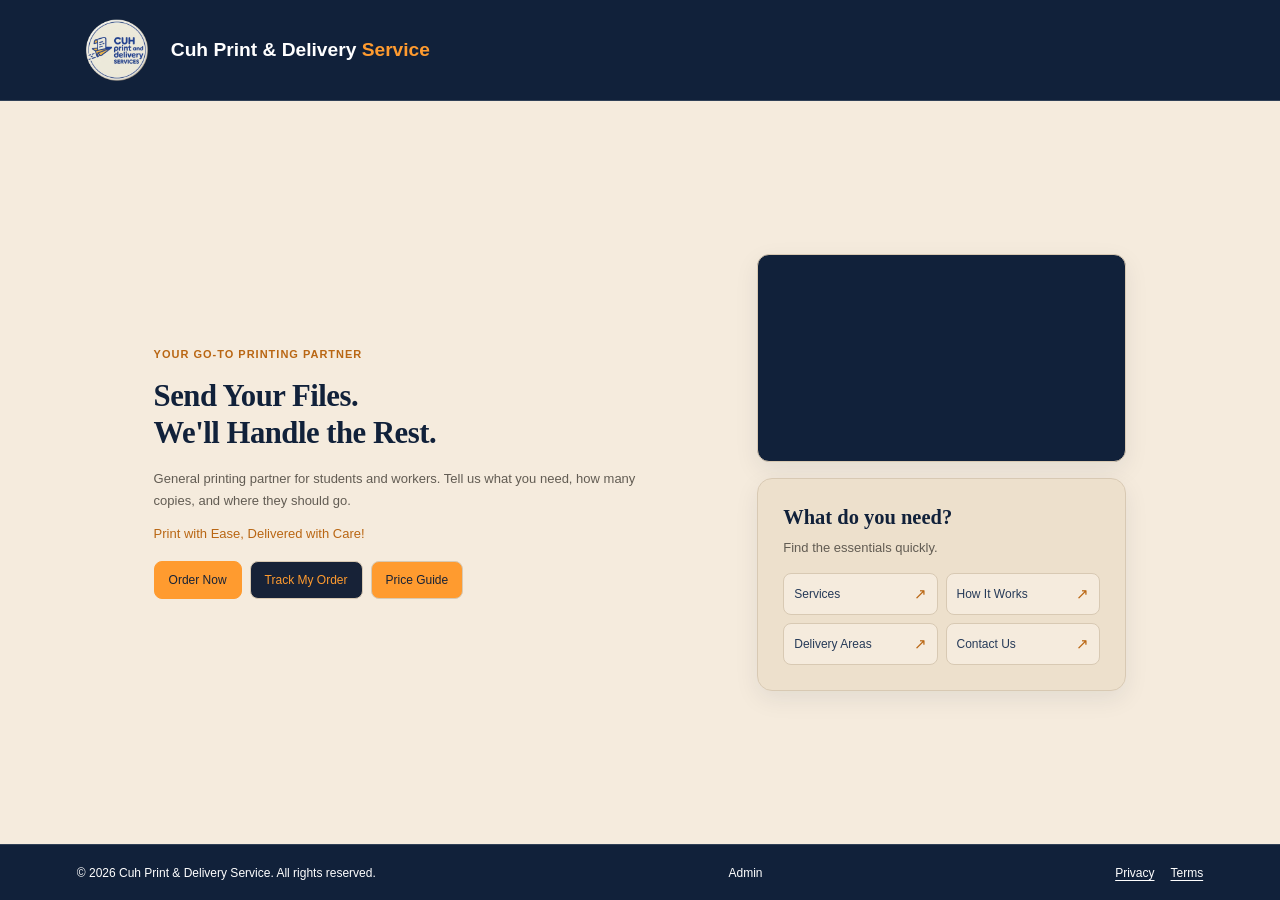
<file: index.html>
<!DOCTYPE html>
<html lang="en">
<head>
    <meta charset="UTF-8">
    <meta name="viewport" content="width=device-width, initial-scale=1.0">
    <title>Cuh Print & Delivery Service</title>
    <link rel="stylesheet" href="index.css">
</head>

<body>
    <div class="page">

        <!-- NAVIGATION BAR -->
        <header class="navbar">
            <nav class="nav-content">
                <a href="index.html" class="brand">
                    <img src="images/logo.png" alt="Cuh Print & Delivery Service Logo">
                    <span class="logo">Cuh Print &amp; Delivery <span style="color: #ff9b2f;">Service</span></span>
                </a>
            </nav>
        </header>

        <!-- MAIN HERO SECTION -->
        <main class="hero">
            <div class="hero-content">

                <!-- LEFT CONTENT -->
                <section class="hero-text">
                    <p class="eyebrow">
                        YOUR GO-TO PRINTING PARTNER
                    </p>

                    <h1>
                        Send Your Files. <br>We'll Handle the Rest.
                    </h1>

                    <p class="description">
                        General printing partner for students and workers.
                        Tell us what you need, how many copies,
                        and where they should go.
                    </p>

                    <p class="service-area">
                        Print with Ease, Delivered with Care!
                    </p>

                    <div class="hero-buttons">
                        <a href="../order/order.html" class="btn btn-orange">
                            Order Now
                        </a>

                        <a href="trackmyorder/track.html" class="btn btn-outline">
                            Track My Order
                        </a>

                        <a href="../priceguide/priceguide.html" class="btn price-guide-button">
                            Price Guide
                        </a>
                    </div>
                </section>

                <!-- RIGHT COLUMN: VIDEO + INFORMATION CARD -->
                <div class="right-column">

                    
                <!-- ADVERTISEMENT VIDEO SLOT -->
                <div class="ad-video-slot">
                    <iframe
                        src="https://www.youtube.com/embed/p-8sqXHbKxU"
                        title="Cuh Print & Delivery Service Advertisement"
                        allow="accelerometer; autoplay; clipboard-write; encrypted-media; gyroscope; picture-in-picture; web-share"
                        allowfullscreen>
                    </iframe>
                </div>

                    <!-- RIGHT INFORMATION CARD -->
                    <aside class="info-card">
                        <h2>What do you need?</h2>

                        <p>Find the essentials quickly.</p>

                        <div class="quick-links">
                            <a href="whatdoyouneed/services.html" class="quick-link">
                                <span>Services</span>
                                <span class="arrow">↗</span>
                            </a>

                            <a href="whatdoyouneed/HowItWorks.html" class="quick-link">
                                <span>How It Works</span>
                                <span class="arrow">↗</span>
                            </a>

                            <a href="whatdoyouneed/DeliveryAreas.html" class="quick-link">
                                <span>Delivery Areas</span>
                                <span class="arrow">↗</span>
                            </a>

                            <a href="whatdoyouneed/ContactUs.html" class="quick-link">
                                <span>Contact Us</span>
                                <span class="arrow">↗</span>
                            </a>
                        </div>
                    </aside>

                </div>

            </div>
        </main>

        <!-- FOOTER -->
        <footer class="footer">
            <div class="footer-content">

                <div class="copyright">
                    &copy; 2026 Cuh Print &amp; Delivery Service. All rights reserved.
                </div>

                <a href="admin/admin-login.html">Admin</a>

                <div class="legal-links">
                    <a href="privacy.html">Privacy</a>
                    <a href="terms.html">Terms</a>
                </div>
            </div>
        </footer>
    </div>
</body>
</html>
</file>
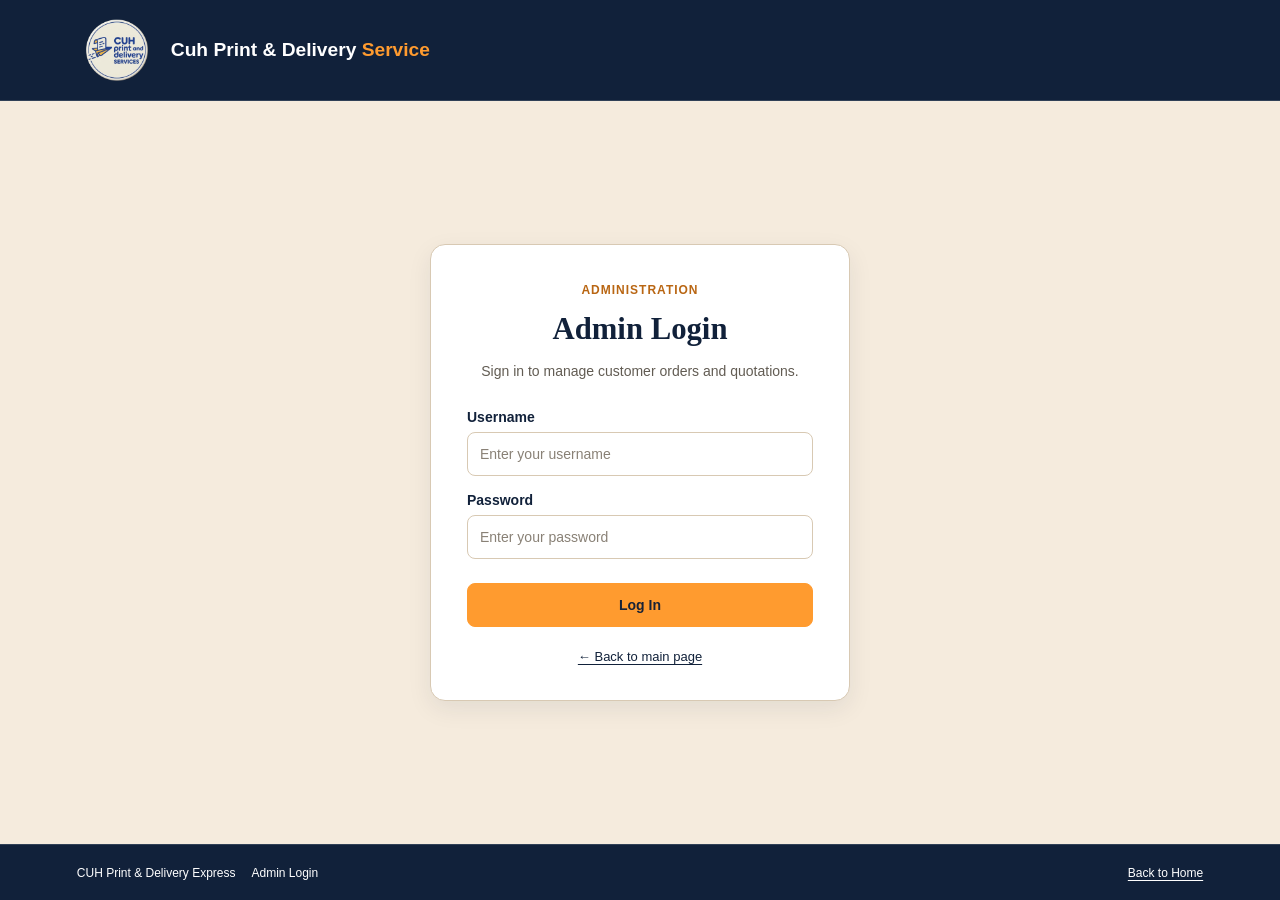
<file: admin/admin-login.html>
<!DOCTYPE html>
<html lang="en">
<head>
    <meta charset="UTF-8">
    <meta name="viewport" content="width=device-width, initial-scale=1.0">

    <title>Admin Login | CUH Print &amp; Delivery Express</title>

    <link rel="stylesheet" href="https://pyscript.net/releases/2025.8.1/core.css">
    <script type="module" src="https://pyscript.net/releases/2025.8.1/core.js"></script>

    <link rel="stylesheet" href="admin-login.css">
</head>

<body>
    <div class="page">

        <!-- NAVBAR -->
        <header class="navbar">
            <div class="nav-content">
                <a class="brand">
                    <img src="../images/logo.png"
                         alt="CUH Print & Delivery Express Logo">

                         <span class="logo">Cuh Print &amp; Delivery <span style="color: #ff9b2f;">Service</span></span>
                </a>
            </div>
        </header>

        <!-- LOGIN SECTION -->
        <main class="login-section">
            <section class="login-card">
                <p class="eyebrow">ADMINISTRATION</p>

                <h1>Admin Login</h1>

                <p class="subtitle">
                    Sign in to manage customer orders and quotations.
                </p>

                <form id="loginForm" novalidate>
                    <label for="username">Username</label>
                    <input
                        type="text"
                        id="username"
                        autocomplete="username"
                        placeholder="Enter your username"
                        required
                    >

                    <label for="password">Password</label>
                    <input
                        type="password"
                        id="password"
                        autocomplete="current-password"
                        placeholder="Enter your password"
                        required
                    >

                    <button type="submit" id="loginButton">
                        Log In
                    </button>

                    <p id="loginMessage"
                       class="message"
                       role="status"
                       aria-live="polite"></p>
                </form>

                <a class="back-link" href="../index.html">
                    ← Back to main page
                </a>
            </section>
        </main>

        <!-- FOOTER -->
        <footer class="footer">
            <div class="footer-content">
                <div class="contact-info">
                    <span>CUH Print &amp; Delivery Express</span>
                    <span>Admin Login</span>
                </div>

                <div class="legal-links">
                    <a href="../index.html">Back to Home</a>
                </div>
            </div>
        </footer>

    </div>

    <script type="py" src="admin-login.py"></script>
</body>
</html>
</file>
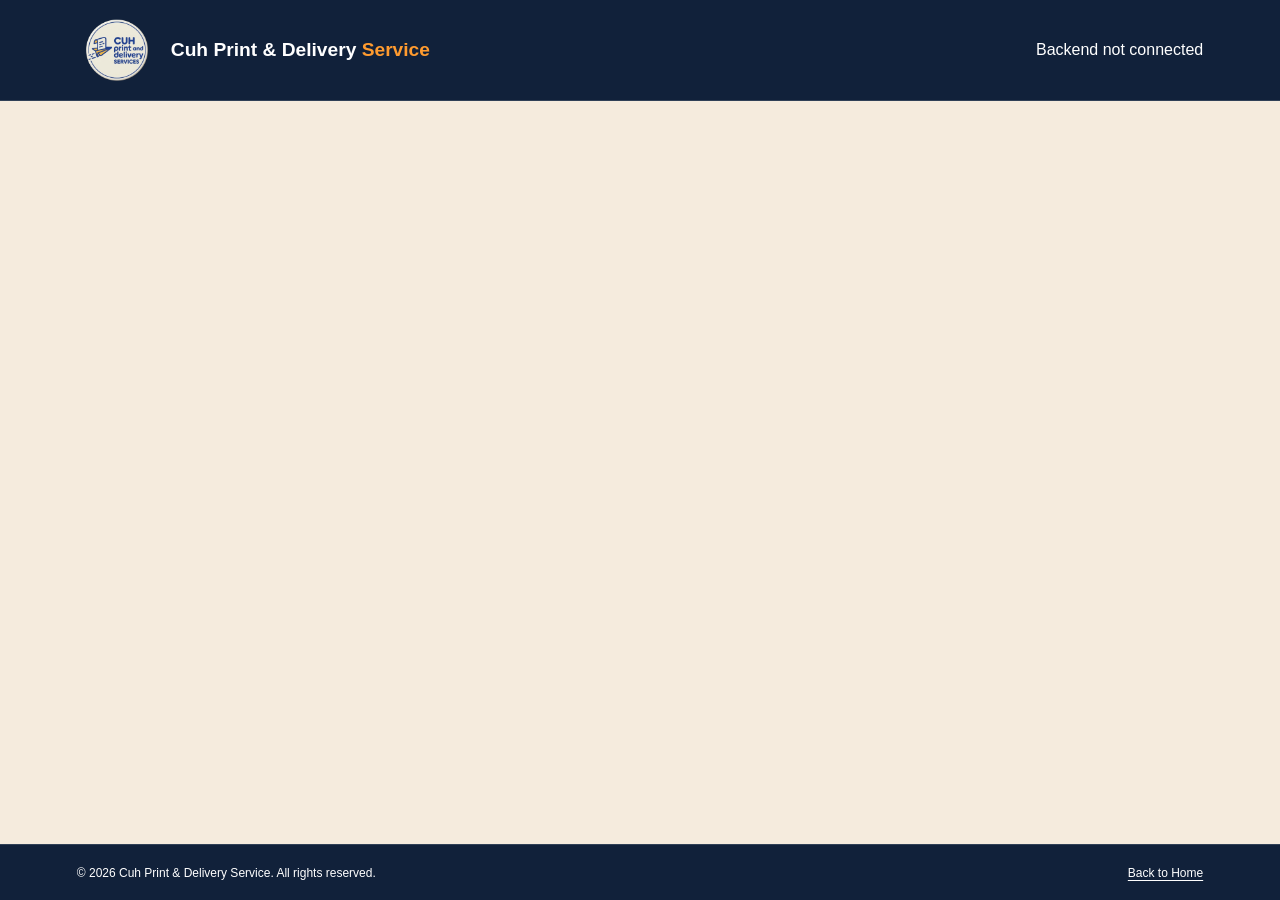
<file: admin/dashboard.html>
<!DOCTYPE html>
<html lang="en">
<head>
  <meta charset="UTF-8">
  <meta name="viewport" content="width=device-width, initial-scale=1.0">
  <title>Admin Dashboard | CUH Print &amp; Delivery Express</title>
  <link rel="stylesheet" href="dashboard.css">
  <link rel="stylesheet" href="https://pyscript.net/releases/2025.8.1/core.css">
  <script type="module" src="https://pyscript.net/releases/2025.8.1/core.js"></script>
</head>
<body>


<header class="navbar">
    <div class="nav-content">
      <a class="brand">
        <img src="../images/logo.png" alt="CUH Print & Delivery Express Logo">
        <span class="logo">Cuh Print &amp; Delivery <span style="color: #ff9b2f;">Service</span></span>
      </a>
  
      <div class="nav-actions">
        <span id="connectionBadge" class="badge">Backend not connected</span>
        <button id="logoutButton" class="btn btn-outline" type="button" hidden>
          Log out
        </button>
      </div>
    </div>
  </header>

<main class="wrap">

  <section id="dashboardView" hidden>
    <div class="heading">
      <div>
        <p class="eyebrow">ORDER MANAGEMENT</p>
        <h1>Admin Dashboard</h1>
        <p class="muted">Review files, send quotations, and track orders.</p>
      </div>
      <button id="refreshButton" class="btn outline" type="button">↻ Refresh orders</button>
    </div>

    <div class="stats">
      <article class="stat"><span>Total orders</span><strong id="statTotal">—</strong><small>All received orders</small></article>
      <article class="stat"><span>Needs review</span><strong id="statReview">—</strong><small>New / reviewing file</small></article>
      <article class="stat"><span>In progress</span><strong id="statProgress">—</strong><small>Approved / printing</small></article>
      <article class="stat"><span>Completed sales</span><strong id="statSales">—</strong><small>Completed orders</small></article>
    </div>

    <section class="panel">
      <div class="toolbar">
        <div>
          <h2>Customer orders</h2>
          <p class="muted small">Select an order to review and update it.</p>
        </div>
        <div class="filters">
          <input id="searchInput" type="search" placeholder="Search name, email, order ID">
          <select id="statusFilter" aria-label="Filter by status">
            <option value="">All statuses</option>
            <option>New Order</option>
            <option>Reviewing File</option>
            <option>Quotation Sent</option>
            <option>Awaiting Customer Approval</option>
            <option>Approved for Printing</option>
            <option>Printing</option>
            <option>Ready for Pickup/Delivery</option>
            <option>Completed</option>
            <option>Cancelled</option>
          </select>
        </div>
      </div>

      <div class="table-wrap">
        <table>
          <thead>
            <tr><th>Order</th><th>Customer</th><th>Printing</th><th>Status</th><th>Quotation</th><th>Received</th><th></th></tr>
          </thead>
          <tbody id="ordersTableBody">
            <tr><td colspan="7" class="empty">Log in to load orders from your backend.</td></tr>
          </tbody>
        </table>
      </div>
      <p id="ordersMessage" class="message" role="status"></p>
    </section>

    <section id="orderDetails" class="panel" hidden>
      <div class="toolbar">
        <div><p class="eyebrow">ORDER DETAILS</p><h2 id="detailTitle">Selected order</h2></div>
        <button id="closeDetailsButton" class="btn outline" type="button">Close</button>
      </div>

      <div id="detailGrid" class="details"></div>

      <div class="filebox">
        <h3>Uploaded file</h3>
        <p id="fileInfo" class="muted">No file information.</p>
        <a id="fileLink" href="#" target="_blank" rel="noopener" hidden>Open uploaded file</a>
      </div>

      <div class="editgrid">
        <div>
          <label for="quoteAmount">Quotation amount (₱)</label>
          <input id="quoteAmount" type="number" min="0" step="0.01" placeholder="e.g. 35.00">
        </div>
        <div>
          <label for="statusSelect">Order status</label>
          <select id="statusSelect">
            <option>New Order</option>
            <option>Reviewing File</option>
            <option>Quotation Sent</option>
            <option>Awaiting Customer Approval</option>
            <option>Approved for Printing</option>
            <option>Printing</option>
            <option>Ready for Pickup/Delivery</option>
            <option>Completed</option>
            <option>Cancelled</option>
          </select>
        </div>
      </div>

      <label for="adminNotes">Internal admin notes</label>
      <textarea id="adminNotes" rows="3" placeholder="Optional notes for this order"></textarea>

      <div class="actions">
        <button id="saveOrderButton" class="btn orange" type="button">Save changes</button>
        <button id="emailCustomerButton" class="btn outline" type="button">Send quotation email</button>
        <button id="cancelOrderButton" class="btn danger" type="button">Cancel order</button>
        <button id="deleteOrderButton" class="btn danger-outline" type="button">Delete order</button>
      </div>
      <p id="detailMessage" class="message" role="status"></p>
      <p class="hint">The backend must authorize and validate changes, quotations, emails, and deletion.</p>
    </section>

    <!-- Confirmation popup -->
<div id="confirmModal" class="confirm-overlay" hidden>
  <div
    class="confirm-dialog"
    role="dialog"
    aria-modal="true"
    aria-labelledby="confirmTitle"
    aria-describedby="confirmMessage"
  >
    <div id="confirmIcon" class="confirm-icon">!</div>

    <h2 id="confirmTitle">Confirm action</h2>
    <p id="confirmMessage">Are you sure you want to continue?</p>

    <div class="confirm-actions">
      <button
        id="confirmBackButton"
        class="btn outline"
        type="button"
      >
        Go Back
      </button>

      <button
        id="confirmActionButton"
        class="btn danger"
        type="button"
      >
        Confirm
      </button>
    </div>
  </div>
</div>

  </section>
</main>

<footer class="footer">
    <div class="footer-content">
        <div class="copyright">
            &copy; 2026 Cuh Print &amp; Delivery Service. All rights reserved.
        </div>
  
      <div class="legal-links">
        <a href="../index.html">Back to Home</a>
      </div>
    </div>
  </footer>

<script type="py" src="dashboard.py"></script>
</body>
</html>
</file>
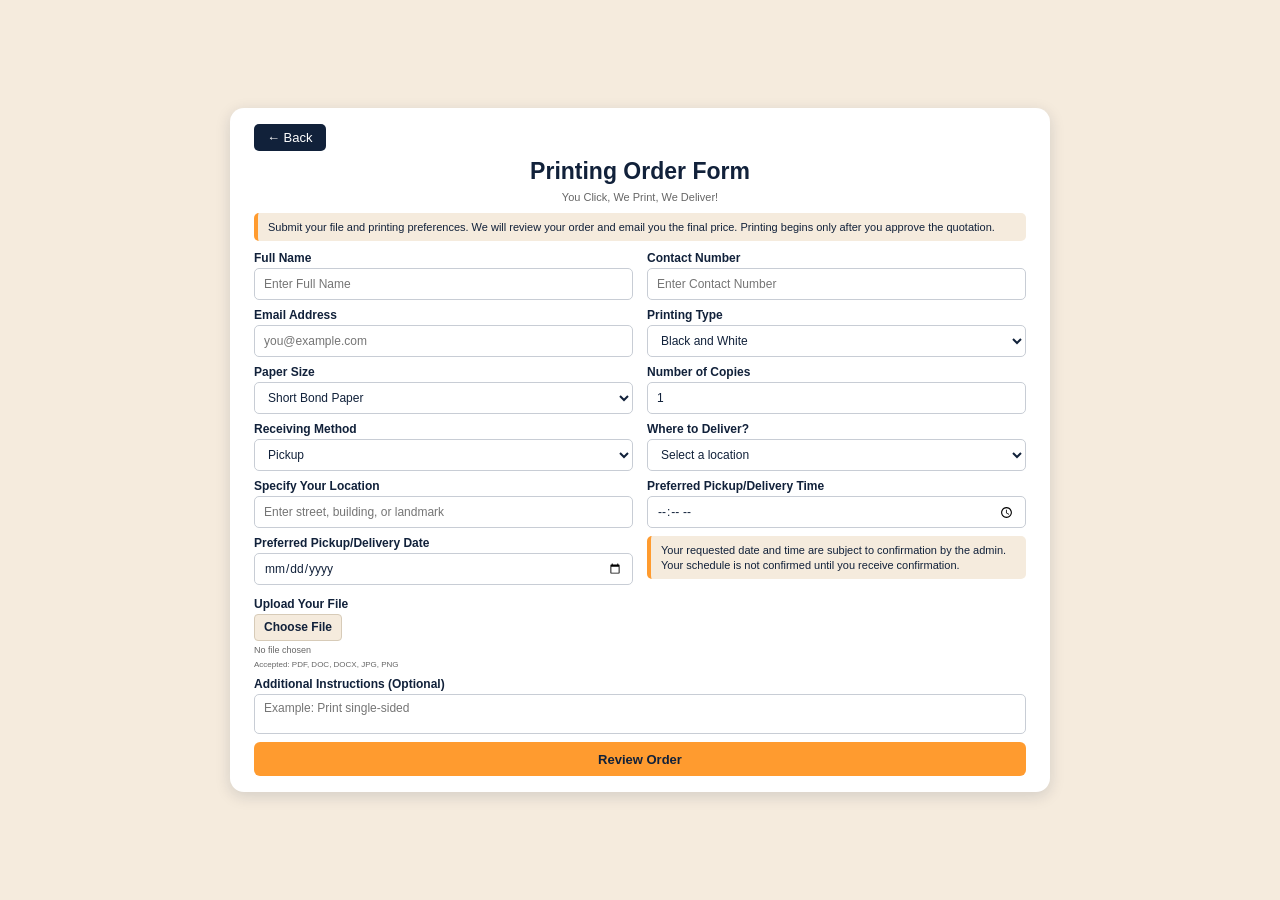
<file: order/order.html>
<!DOCTYPE html>
<html lang="en">
  <head>
    <meta charset="UTF-8" />
    <meta name="viewport" content="width=device-width, initial-scale=1.0" />

    <title>Cuh Print & Delivery Service</title>

    <link rel="stylesheet" href="order.css" />

    <!-- PyScript -->
    <link
      rel="stylesheet"
      href="https://pyscript.net/releases/2025.8.1/core.css"
    />

    <script
      type="module"
      src="https://pyscript.net/releases/2025.8.1/core.js"
    ></script>
  </head>

  <body>
    <main class="calculator">
      <button type="button" id="backButton" class="back-button">← Back</button>

      <h1>Printing Order Form</h1>

      <p class="subtitle">You Click, We Print, We Deliver!</p>

      <p class="notice">
        Submit your file and printing preferences. We will review your order and
        email you the final price. Printing begins only after you approve the
        quotation.
      </p>

      <form id="orderForm">
        <div class="form-group">
          <label for="fullName">Full Name</label>
          <input
            type="text"
            id="fullName"
            placeholder="Enter Full Name"
            required
          />
        </div>

        <div class="form-group">
          <label for="contact">Contact Number</label>
          <input
            type="tel"
            id="contact"
            placeholder="Enter Contact Number"
            required
          />
        </div>

        <div class="form-group">
          <label for="email">Email Address</label>
          <input
            type="email"
            id="email"
            placeholder="you@example.com"
            required
          />
        </div>

        <div class="form-group">
          <label for="printType">Printing Type</label>

          <select id="printType" required>
            <option value="bw">Black and White</option>
            <option value="color">Colored</option>
          </select>
        </div>

        <div class="form-group">
          <label for="paperSize">Paper Size</label>

          <select id="paperSize" required>
            <option value="short">Short Bond Paper</option>
            <option value="long">Long Bond Paper</option>
          </select>
        </div>

        <div class="form-group">
          <label for="copies">Number of Copies</label>

          <input
            type="number"
            id="copies"
            min="1"
            max="500"
            value="1"
            required
          />
        </div>

        
<div class="form-group">
  <label for="fulfillment">Receiving Method</label>

  <select id="fulfillment" required>
    <option value="pickup">Pickup</option>
    <option value="delivery">Delivery</option>
  </select>
</div>

        <div class="form-group">
          <label for="deliveryLocation">Where to Deliver?</label>

          <select id="deliveryLocation" name="deliveryLocation" required>
            <option value="">Select a location</option>

            <optgroup label="Popular Places">
              <option value="Cebu Eastern College">Cebu Eastern College</option>
              <option value="SM City Cebu">SM City Cebu</option>
              <option value="Ayala Center Cebu">Ayala Center Cebu</option>
              <option value="SM Seaside City Cebu">SM Seaside City Cebu</option>
              <option value="Cebu IT Park">Cebu IT Park</option>
              <option value="Colon Street">Colon Street</option>
            </optgroup>

            <optgroup label="Schools and Universities">
              <option value="University of San Carlos">
                University of San Carlos
              </option>
              <option value="University of Cebu">University of Cebu</option>
              <option value="Cebu Normal University">
                Cebu Normal University
              </option>
              <option value="University of the Visayas">
                University of the Visayas
              </option>
              <option value="University of Southern Philippines Foundation">
                University of Southern Philippines Foundation
              </option>
              <option value="Southwestern University PHINMA">
                Southwestern University PHINMA
              </option>
            </optgroup>

            <option value="Other Location">Other Location</option>
          </select>
        </div>

        <!-- Hidden until Other Location is selected -->
        <div class="form-group full" id="otherLocationGroup" hidden>
          <label for="otherLocation">Specify Your Location</label>

          <input
            type="text"
            id="otherLocation"
            name="otherLocation"
            placeholder="Enter street, building, or landmark"
            disabled
          />
        </div>

        <div class="form-group">
          <label for="preferredTime">Preferred Pickup/Delivery Time</label>
          <input
            type="time"
            id="preferredTime"
            name="preferredTime"
            required
          />
        </div>

        <div class="form-group">
          <label for="preferredDate">Preferred Pickup/Delivery Date</label>
          <input
            type="date"
            id="preferredDate"
            name="preferredDate"
            required
          />
        </div>

        <p class="notice">
          Your requested date and time are subject to confirmation by the admin.
          Your schedule is not confirmed until you receive confirmation.
        </p>

        <div class="form-group">
          <label for="printFile">Upload Your File</label>

          <div class="file-upload">
            <input
              type="file"
              id="printFile"
              name="printFile"
              accept=".pdf,.doc,.docx,.jpg,.jpeg,.png"
              required
            />

            <label for="printFile" class="choose-file-button">
              Choose File
            </label>

            <span id="fileName" class="file-name"> No file chosen </span>

            <span class="accepted-files">
              Accepted: PDF, DOC, DOCX, JPG, PNG
            </span>
          </div>
        </div>

        <div class="form-group full">
          <label for="instructions"> Additional Instructions (Optional) </label>

          <textarea
            id="instructions"
            placeholder="Example: Print single-sided"
          ></textarea>
        </div>

        <button type="submit" id="submitButton">Review Order</button>

        <p id="resultMessage" role="status" aria-live="polite"></p>
      </form>
    </main>

    <!-- Order Confirmation Modal -->
    <div id="confirmationModal" class="modal-overlay" hidden>
      <div class="confirmation-box">
        <h2>Confirm Your Order</h2>
        <p class="confirmation-message">
          Please review your order details before proceeding.
        </p>

        <div id="orderSummary" class="order-summary"></div>

        <div class="confirmation-buttons">
          <button type="button" id="cancelOrder" class="cancel-button">
            Cancel
          </button>

          <button type="button" id="confirmOrder" class="confirm-button">
            Order Now
          </button>
        </div>
      </div>
    </div>

    <!-- Order Success Modal -->
<div id="successModal" class="modal-overlay" hidden>
  <div class="success-box" role="dialog" aria-modal="true"
       aria-labelledby="successTitle">

    <div class="success-icon" aria-hidden="true">
      &#10003;
    </div>

    <h2 id="successTitle">Order Submitted!</h2>

    <p class="success-description">
      Your print order has been received successfully.
    </p>

    <div class="success-order-details">
      <div class="success-detail">
        <span>Order ID</span>
        <strong id="successOrderId">—</strong>
      </div>

      <div class="success-detail">
        <span>Order Status</span>
        <strong id="successOrderStatus" class="status-pending">
          Pending
        </strong>
      </div>
    </div>

    <p class="success-note">
      We'll review your file and email your quotation.
      Printing begins only after you approve the price.
    </p>

    <button type="button" id="successContinue" class="success-button">
      Continue
    </button>
  </div>
</div>


    <script type="py" src="order.py"></script>
  </body>
</html>
</file>
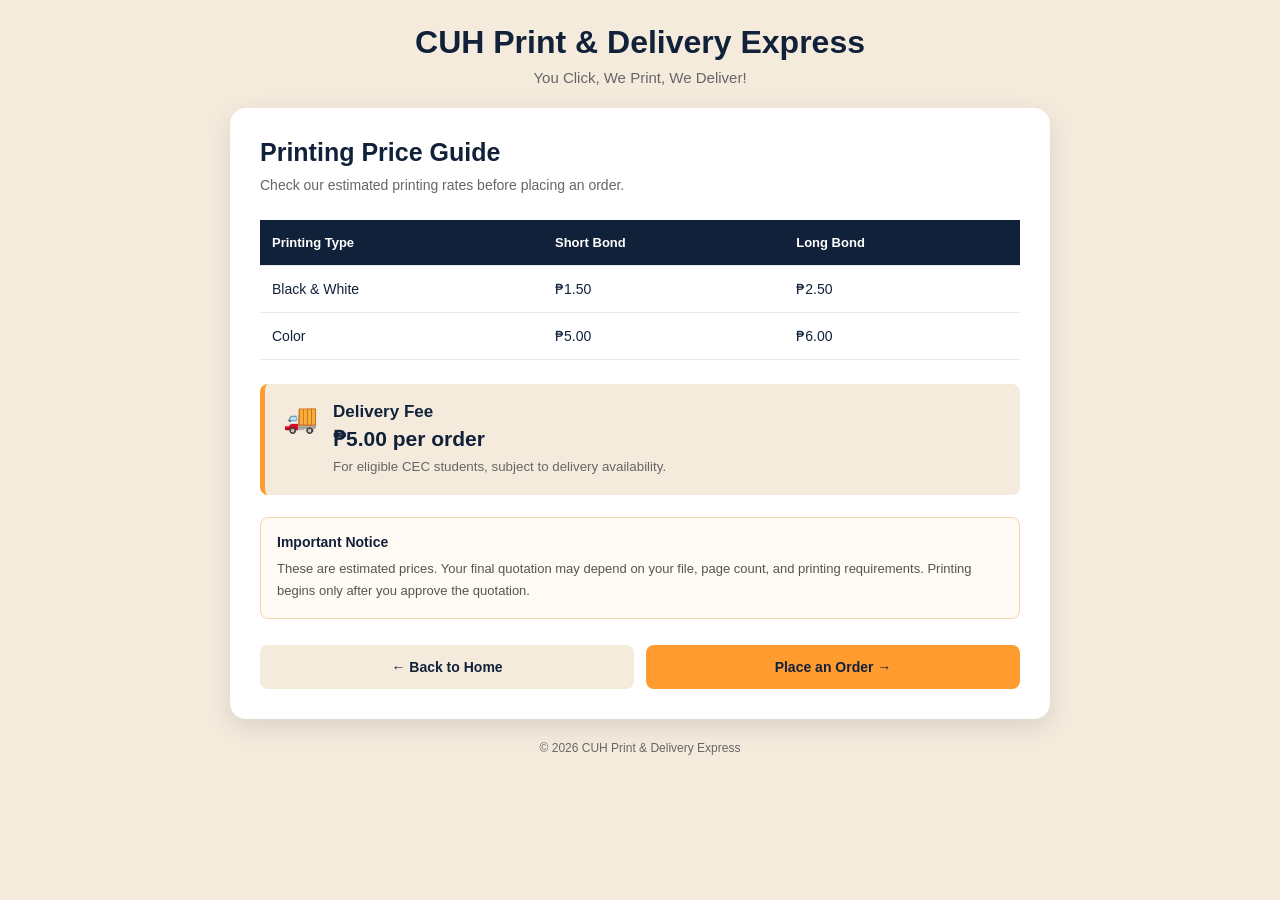
<file: priceguide/priceguide.html>
<!DOCTYPE html>
<html lang="en">
<head>
    <meta charset="UTF-8">
    <meta name="viewport" content="width=device-width, initial-scale=1.0">
    <title>Price Guide | CUH Print & Delivery Express</title>
    <link rel="stylesheet" href="priceguide.css">
</head>
<body>

    <main class="price-container">
        <header class="page-header">
            <h1>CUH Print & Delivery Express</h1>
            <p>You Click, We Print, We Deliver!</p>
        </header>

        <section class="price-card">
            <h2>Printing Price Guide</h2>
            <p class="subtitle">
                Check our estimated printing rates before placing an order.
            </p>

            <div class="table-wrapper">
                <table>
                    <thead>
                        <tr>
                            <th>Printing Type</th>
                            <th>Short Bond</th>
                            <th>Long Bond</th>
                        </tr>
                    </thead>
                    <tbody>
                        <tr>
                            <td>Black &amp; White</td>
                            <td>₱1.50</td>
                            <td>₱2.50</td>
                        </tr>
                        <tr>
                            <td>Color</td>
                            <td>₱5.00</td>
                            <td>₱6.00</td>
                        </tr>
                    </tbody>
                </table>
            </div>

            <div class="delivery-box">
                <span class="delivery-icon">🚚</span>
                <div>
                    <h3>Delivery Fee</h3>
                    <p>₱5.00 per order</p>
                    <small>
                        For eligible CEC students, subject to delivery availability.
                    </small>
                </div>
            </div>

            <div class="notice">
                <strong>Important Notice</strong>
                <p>
                    These are estimated prices. Your final quotation may depend
                    on your file, page count, and printing requirements.
                    Printing begins only after you approve the quotation.
                </p>
            </div>

            <div class="buttons">
                <a href="../index.html" class="back-button">
                    ← Back to Home
                </a>
                <a href="../order/order.html" class="order-button">
                    Place an Order →
                </a>
            </div>
        </section>

        <footer>
            <p>&copy; 2026 CUH Print &amp; Delivery Express</p>
        </footer>
    </main>

</body>
</html>
</file>
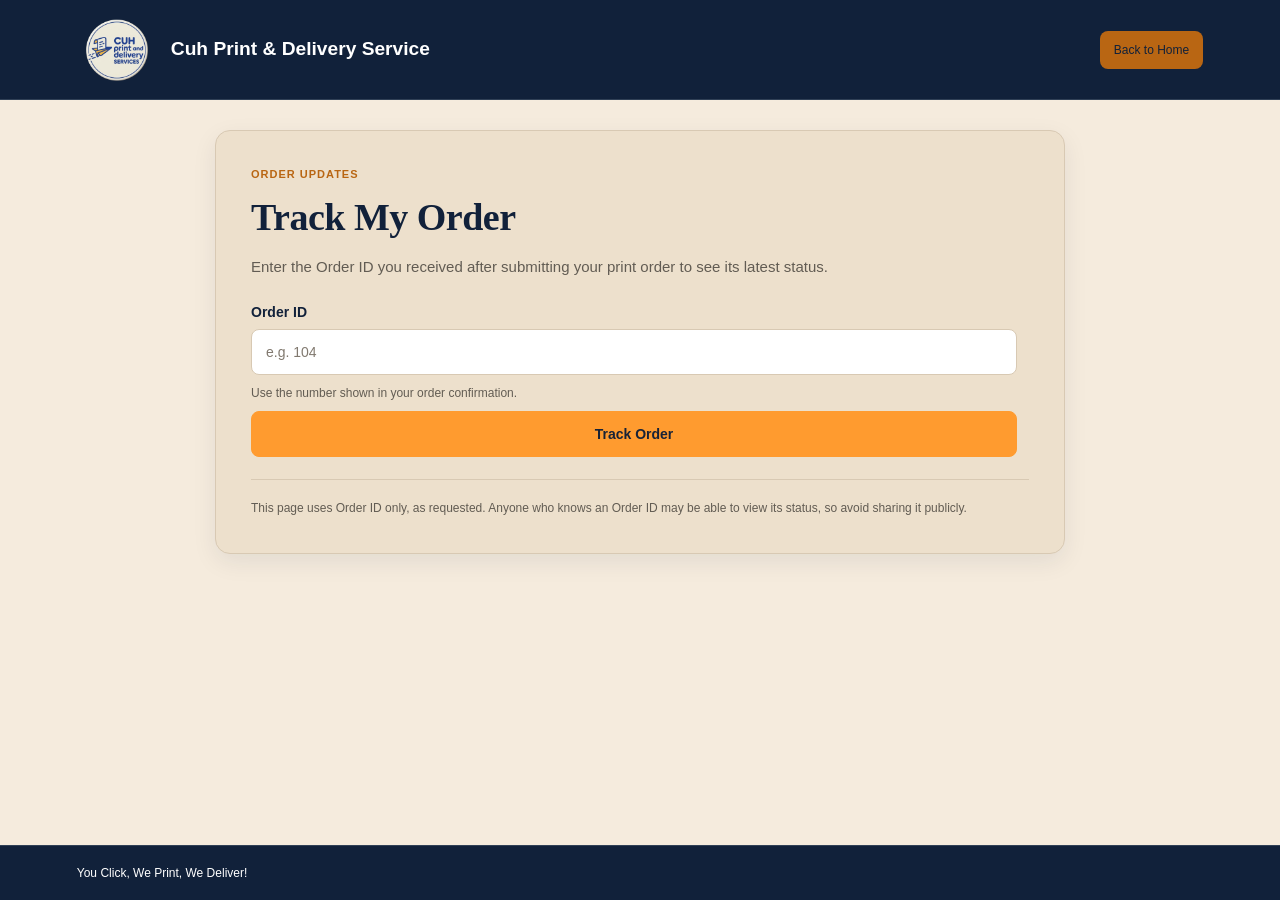
<file: trackmyorder/track.html>
<!DOCTYPE html>
<html lang="en">
<head>
    <meta charset="UTF-8">
    <meta name="viewport" content="width=device-width, initial-scale=1.0">
    <meta name="description" content="Check the status of your Cuh Print & Delivery Service order.">
    <title>Track My Order | Cuh Print & Delivery Service</title>
    <link rel="stylesheet" href="./track.css">

    <!-- PyScript: Python runs in the browser instead of JavaScript. -->
    <link rel="stylesheet" href="https://pyscript.net/releases/2024.1.1/core.css">
    <script type="module" src="https://pyscript.net/releases/2024.1.1/core.js"></script>
</head>
<body>
    <header class="site-header">
        <a class="brand" href="index.html" aria-label="Cuh Print & Delivery Service home">
            <img src="../images/logo.png" alt="Cuh Print & Delivery Service Logo" class="brand-logo">
            <span>Cuh Print &amp; Delivery Service</span>
        </a>
        <a class="back-link" href="../index.html">Back to Home</a>
    </header>

    <main class="page-content">
        <section class="tracking-card" aria-labelledby="page-title">
            <div class="eyebrow">ORDER UPDATES</div>
            <h1 id="page-title">Track My Order</h1>
            <p class="intro">Enter the Order ID you received after submitting your print order to see its latest status.</p>

            <form id="trackingForm">
                <label for="orderId">Order ID</label>
                <input id="orderId" name="orderId" type="text" inputmode="numeric"
                       autocomplete="off" placeholder="e.g. 104" required>
                <small>Use the number shown in your order confirmation.</small>
                <button id="trackButton" type="submit">Track Order</button>
            </form>

            <p id="message" class="message" role="status" aria-live="polite" hidden></p>

            <section id="result" class="result" aria-live="polite" hidden>
                <div class="result-top">
                    <div>
                        <p class="result-label">ORDER ID</p>
                        <h2 id="resultOrderId">#—</h2>
                    </div>
                    <span id="statusBadge" class="status-badge">Pending</span>
                </div>

                <div class="details">
                    <div class="detail-row">
                        <span>Order placed</span>
                        <strong id="createdAt">—</strong>
                    </div>
                    <div class="detail-row">
                        <span>Fulfillment</span>
                        <strong id="fulfillment">—</strong>
                    </div>
                    <div class="detail-row" id="preferredDateRow" hidden>
                        <span>Preferred date</span>
                        <strong id="preferredDate">—</strong>
                    </div>
                    <div class="detail-row" id="preferredTimeRow" hidden>
                        <span>Preferred time</span>
                        <strong id="preferredTime">—</strong>
                    </div>
                </div>

                <div class="progress-section">
                    <h3>Order progress</h3>
                    <p id="progressNote" class="progress-note"></p>
                    <ol id="statusTimeline" class="timeline"></ol>
                </div>
            </section>

            <p class="privacy-note">
                This page uses Order ID only, as requested. Anyone who knows an Order ID may be able to view its status, so avoid sharing it publicly.
            </p>
        </section>
    </main>

    <footer class="site-footer">
        <p>You Click, We Print, We Deliver!</p>
    </footer>

    <!-- PyScript code: no separate JavaScript file is used. -->
    <script type="py" src="./track.py"></script>
</body>
</html>
</file>
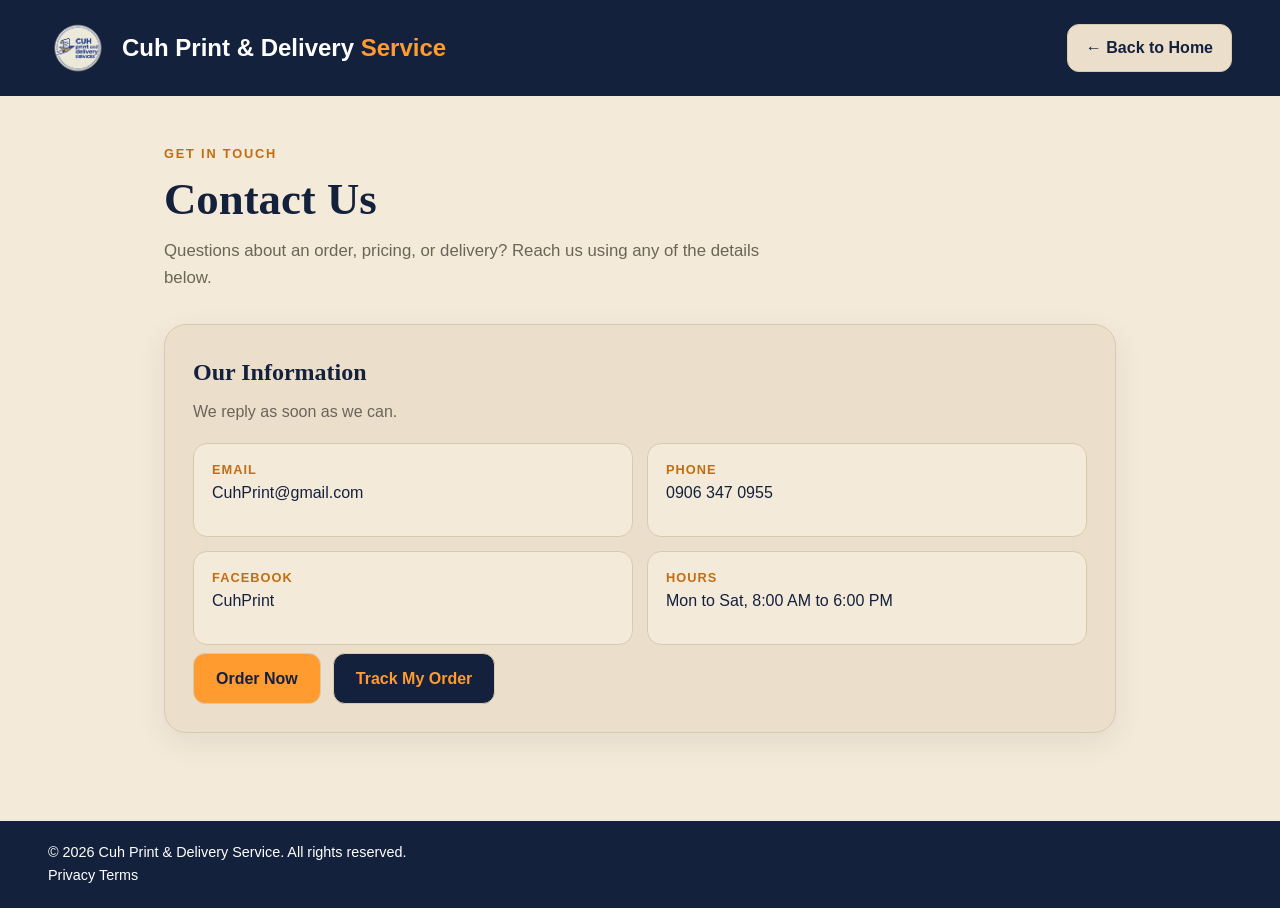
<file: whatdoyouneed/ContactUs.html>
<!DOCTYPE html>
<html lang="en">
<head>
    <meta charset="UTF-8">
    <meta name="viewport" content="width=device-width, initial-scale=1.0">
    <title>Contact Us | Cuh Print &amp; Delivery Service</title>
    <link rel="stylesheet" href="whatdoyouneed.css">
</head>

<body>
    <div class="page">

        <header class="navbar">
            <nav class="nav-content">
                <a href="../index.html" class="brand">
                    <img src="../images/logo.png" alt="Cuh Print & Delivery Service Logo">
                    <span class="logo">Cuh Print &amp; Delivery <span>Service</span></span>
                </a>
                <a href="../index.html" class="back-link">&larr; Back to Home</a>
            </nav>
        </header>

        <main class="content">
            <p class="eyebrow">GET IN TOUCH</p>
            <h1>Contact Us</h1>
            <p class="lead">Questions about an order, pricing, or delivery? Reach us using any of the details below.</p>

            <!-- CONTACT DETAILS (replace the placeholders) -->
            <section class="card">
                <h2>Our Information</h2>
                <p>We reply as soon as we can.</p>

                <div class="grid-2">
                    <div class="tile">
                        <div class="contact-item">
                            <strong>Email</strong>
                            <span>CuhPrint@gmail.com</span>
                        </div>
                    </div>

                    <div class="tile">
                        <div class="contact-item">
                            <strong>Phone</strong>
                            <span>0906 347 0955</span>
                        </div>
                    </div>

                    <div class="tile">
                        <div class="contact-item">
                            <strong>Facebook</strong>
                            <span>CuhPrint</span>
                        </div>
                    </div>

                    <div class="tile">
                        <div class="contact-item">
                            <strong>Hours</strong>
                            <span>Mon to Sat, 8:00 AM to 6:00 PM</span>
                        </div>
                    </div>
                </div>

                <div class="btn-row">
                    <a href="../order/order.html" class="btn btn-orange">Order Now</a>
                    <a href="../trackmyorder/track.html" class="btn btn-navy">Track My Order</a>
                </div>
            </section>
        </main>

        <footer class="footer">
            <div class="footer-content">
                <div>&copy; 2026 Cuh Print &amp; Delivery Service. All rights reserved.</div>
                <div class="legal-links">
                    <a href="../privacy.html">Privacy</a>
                    <a href="../terms.html">Terms</a>
                </div>
            </div>
        </footer>
    </div>
</body>
</html>
</file>
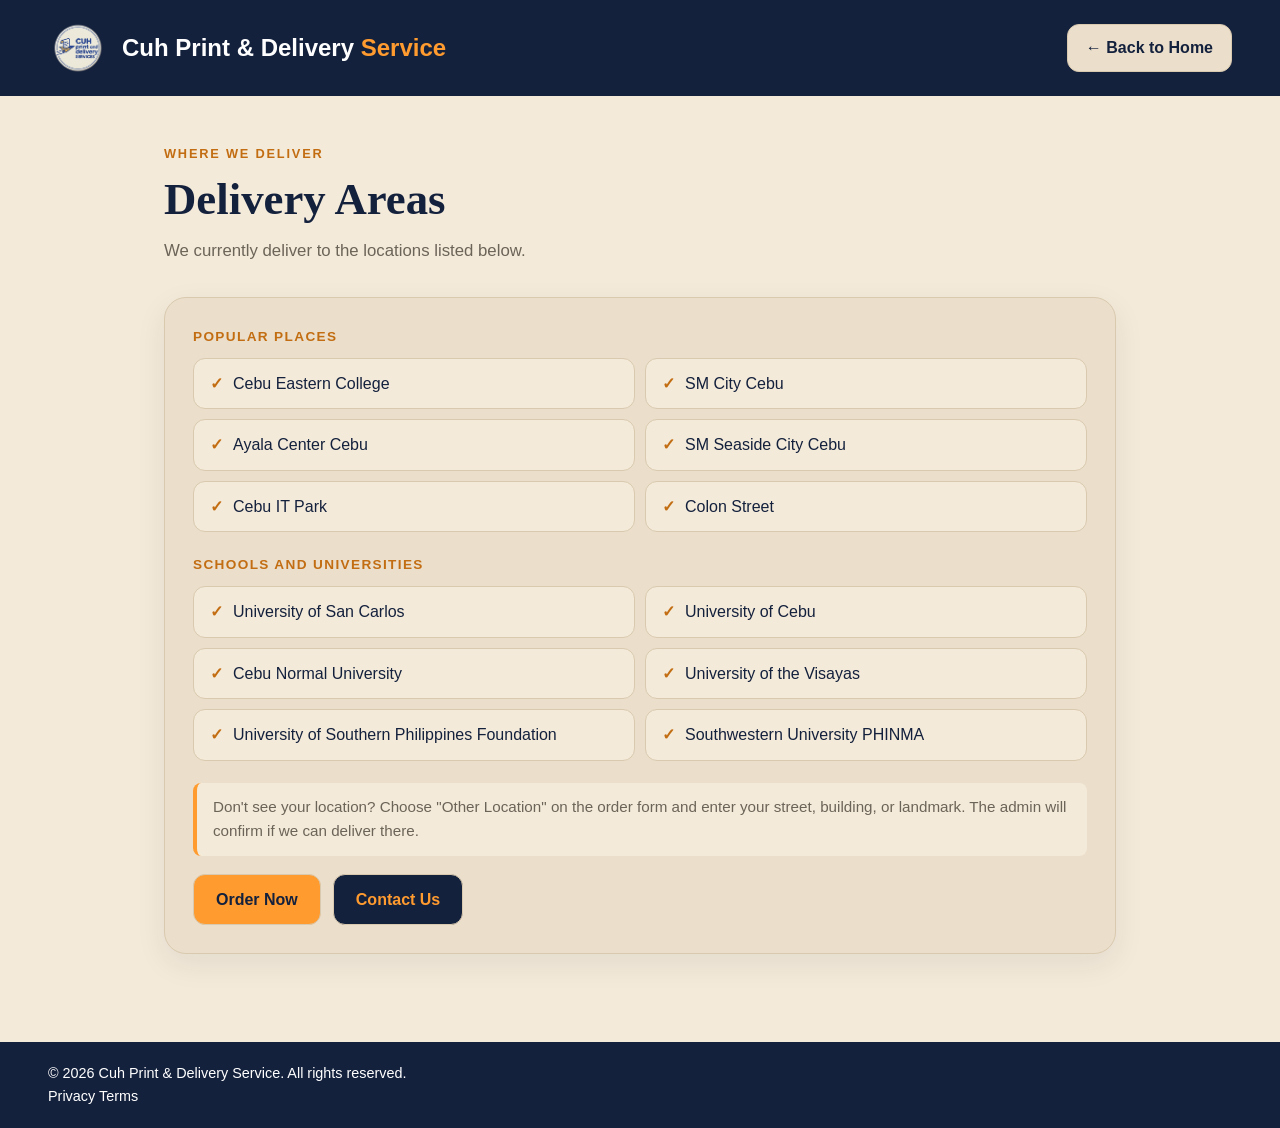
<file: whatdoyouneed/DeliveryAreas.html>
<!DOCTYPE html>
<html lang="en">
<head>
    <meta charset="UTF-8">
    <meta name="viewport" content="width=device-width, initial-scale=1.0">
    <title>Delivery Areas | Cuh Print &amp; Delivery Service</title>
    <link rel="stylesheet" href="whatdoyouneed.css">
</head>

<body>
    <div class="page">

        <header class="navbar">
            <nav class="nav-content">
                <a href="../index.html" class="brand">
                    <img src="../images/logo.png" alt="Cuh Print & Delivery Service Logo">
                    <span class="logo">Cuh Print &amp; Delivery <span>Service</span></span>
                </a>
                <a href="../index.html" class="back-link">&larr; Back to Home</a>
            </nav>
        </header>

        <main class="content">
            <p class="eyebrow">WHERE WE DELIVER</p>
            <h1>Delivery Areas</h1>
            <p class="lead">We currently deliver to the locations listed below.</p>

            <section class="card">
                <div class="area-group">
                    <h3>Popular Places</h3>
                    <ul class="area-list">
                        <li>Cebu Eastern College</li>
                        <li>SM City Cebu</li>
                        <li>Ayala Center Cebu</li>
                        <li>SM Seaside City Cebu</li>
                        <li>Cebu IT Park</li>
                        <li>Colon Street</li>
                    </ul>
                </div>

                <div class="area-group">
                    <h3>Schools and Universities</h3>
                    <ul class="area-list">
                        <li>University of San Carlos</li>
                        <li>University of Cebu</li>
                        <li>Cebu Normal University</li>
                        <li>University of the Visayas</li>
                        <li>University of Southern Philippines Foundation</li>
                        <li>Southwestern University PHINMA</li>
                    </ul>
                </div>

                <p class="note">
                    Don't see your location? Choose "Other Location" on the order form and enter
                    your street, building, or landmark. The admin will confirm if we can deliver there.
                </p>

                <div class="btn-row">
                    <a href="../order/order.html" class="btn btn-orange">Order Now</a>
                    <a href="contact.html" class="btn btn-navy">Contact Us</a>
                </div>
            </section>
        </main>

        <footer class="footer">
            <div class="footer-content">
                <div>&copy; 2026 Cuh Print &amp; Delivery Service. All rights reserved.</div>
                <div class="legal-links">
                    <a href="../privacy.html">Privacy</a>
                    <a href="../terms.html">Terms</a>
                </div>
            </div>
        </footer>
    </div>
</body>
</html>
</file>
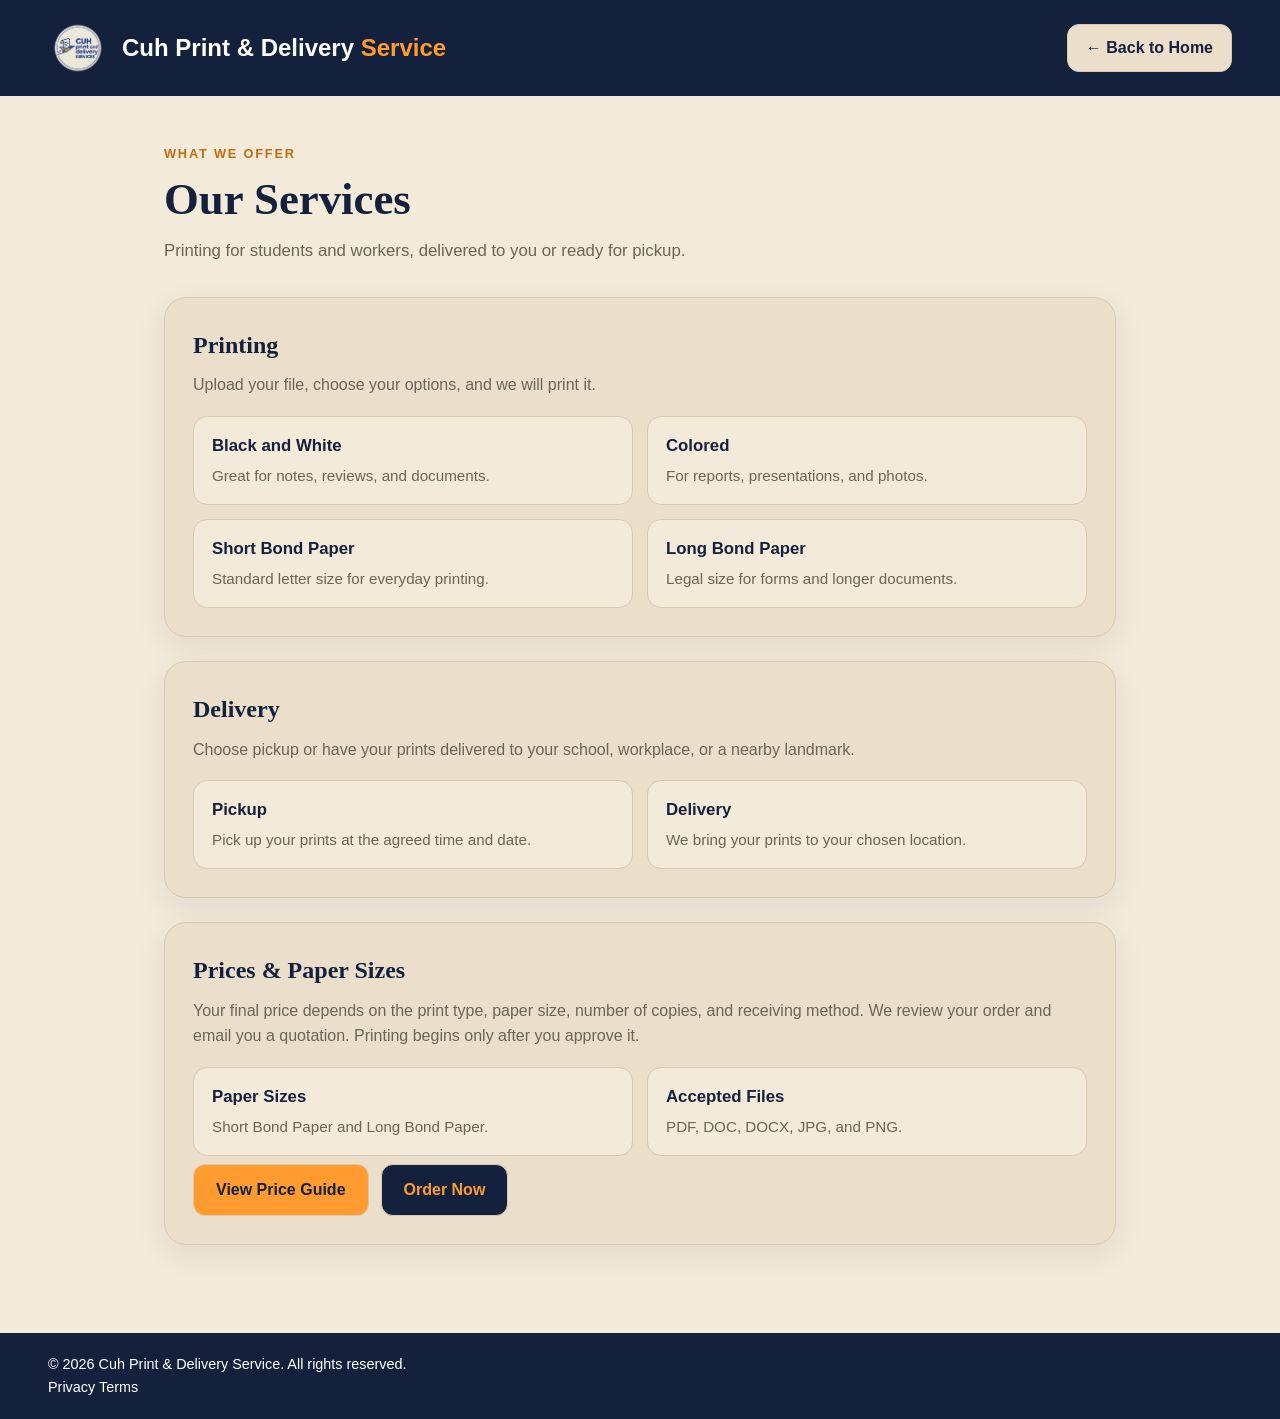
<file: whatdoyouneed/services.html>
<!DOCTYPE html>
<html lang="en">
<head>
    <meta charset="UTF-8">
    <meta name="viewport" content="width=device-width, initial-scale=1.0">
    <title>Services | Cuh Print &amp; Delivery Service</title>
    <link rel="stylesheet" href="whatdoyouneed.css">
</head>

<body>
    <div class="page">

        <header class="navbar">
            <nav class="nav-content">
                <a href="../index.html" class="brand">
                    <img src="../images/logo.png" alt="Cuh Print & Delivery Service Logo">
                    <span class="logo">Cuh Print &amp; Delivery <span>Service</span></span>
                </a>
                <a href="../index.html" class="back-link">&larr; Back to Home</a>
            </nav>
        </header>

        <main class="content">
            <p class="eyebrow">WHAT WE OFFER</p>
            <h1>Our Services</h1>
            <p class="lead">
                Printing for students and workers, delivered to you or ready for pickup.
            </p>

            <!-- PRINTING -->
            <section class="card">
                <h2>Printing</h2>
                <p>Upload your file, choose your options, and we will print it.</p>

                <div class="grid-2">
                    <div class="tile">
                        <h3>Black and White</h3>
                        <p>Great for notes, reviews, and documents.</p>
                    </div>
                    <div class="tile">
                        <h3>Colored</h3>
                        <p>For reports, presentations, and photos.</p>
                    </div>
                    <div class="tile">
                        <h3>Short Bond Paper</h3>
                        <p>Standard letter size for everyday printing.</p>
                    </div>
                    <div class="tile">
                        <h3>Long Bond Paper</h3>
                        <p>Legal size for forms and longer documents.</p>
                    </div>
                </div>
            </section>

            <!-- DELIVERY -->
            <section class="card">
                <h2>Delivery</h2>
                <p>Choose pickup or have your prints delivered to your school, workplace, or a nearby landmark.</p>

                <div class="grid-2">
                    <div class="tile">
                        <h3>Pickup</h3>
                        <p>Pick up your prints at the agreed time and date.</p>
                    </div>
                    <div class="tile">
                        <h3>Delivery</h3>
                        <p>We bring your prints to your chosen location.</p>
                    </div>
                </div>
            </section>

            <!-- PRICES AND PAPER SIZES -->
            <section class="card">
                <h2>Prices &amp; Paper Sizes</h2>
                <p>
                    Your final price depends on the print type, paper size, number of copies, and
                    receiving method. We review your order and email you a quotation. Printing
                    begins only after you approve it.
                </p>

                <div class="grid-2">
                    <div class="tile">
                        <h3>Paper Sizes</h3>
                        <p>Short Bond Paper and Long Bond Paper.</p>
                    </div>
                    <div class="tile">
                        <h3>Accepted Files</h3>
                        <p>PDF, DOC, DOCX, JPG, and PNG.</p>
                    </div>
                </div>

                <div class="btn-row">
                    <a href="../priceguide/priceguide.html" class="btn btn-orange">View Price Guide</a>
                    <a href="../order/order.html" class="btn btn-navy">Order Now</a>
                </div>
            </section>
        </main>

        <footer class="footer">
            <div class="footer-content">
                <div>&copy; 2026 Cuh Print &amp; Delivery Service. All rights reserved.</div>
                <div class="legal-links">
                    <a href="../privacy.html">Privacy</a>
                    <a href="../terms.html">Terms</a>
                </div>
            </div>
        </footer>
    </div>
</body>
</html>
</file>
<file: index.css>
/* =========================
   RESET & COLORS
========================= */
* {
  margin: 0;
  padding: 0;
  box-sizing: border-box;
}

:root {
  --navy: #11213a;
  --background: #F5EBDD;
  --beige: #F5EBDD;
  --light-beige: #EDE0CC;
  --orange: #ff9b2f;
  --white: #ffffff;
  --text: #11213a;
  --muted: #625C53;
  --border: #D8C9B3;
}

html,
body {
  width: 100%;
  max-width: 100%;
  overflow-x: clip;
}

img {
  max-width: 100%;
}

body {
  font-family: Arial, Helvetica, sans-serif;
  background: var(--beige);
  color: var(--text);
}

a {
  color: inherit;
  text-decoration: none;
}

button {
  font: inherit;
  cursor: pointer;
}

/* MAIN PAGE */
.page {
  width: 100%;
  min-height: 100vh;
  min-height: 100dvh;
  display: flex;
  flex-direction: column;
  background: var(--beige);
  border: none;
}

/* =========================
   HEADER & BRAND
========================= */
.navbar {
  width: 100%;
  min-height: 100px;
  flex-shrink: 0;
  background: var(--navy);
  color: var(--white);
  border-bottom: 1px solid #304056;
}

.nav-content {
  width: min(88%, 1200px);
  min-height: 100px;
  margin: 0 auto;
  display: flex;
  align-items: center;
  justify-content: space-between;
  gap: 16px;
}

.brand {
  display: flex;
  align-items: center;
  gap: 14px;
  min-width: 0;
  max-width: 100%;
}

.brand img {
  width: 80px;
  height: 80px;
  object-fit: contain;
  flex-shrink: 0;
}

.logo {
  min-width: 0;
  font-size: clamp(16px, 1.5vw, 25px);
  font-weight: bold;
  line-height: 1.3;
  overflow-wrap: break-word;
}

/* BUTTONS */
.nav-actions,
.hero-buttons {
  display: flex;
  align-items: center;
  flex-wrap: wrap;
  gap: 8px;
}

.btn {
  display: inline-flex;
  align-items: center;
  justify-content: center;
  min-height: 38px;
  padding: 0 14px;
  border: 1px solid var(--border);
  border-radius: 8px;
  font-size: clamp(12px, 0.9vw, 14px);
  white-space: nowrap;
  transition: background 0.2s, transform 0.2s;
}

.btn:hover {
  transform: translateY(-1px);
}

.btn-orange {
  background: var(--orange);
  color: #172237;
  border-color: var(--orange);
}

.btn-orange:hover {
  background: #ffb052;
}

.btn-outline {
  background: #172237;
  color: var(--orange);
  border-color: var(--border);
}

.btn-outline:hover {
  background: #25324B;
}

/* =========================
   PRICE GUIDE BUTTON
========================= */
.price-guide-button {
  background: var(--orange);
  color: #172237;
  border-color: var(--border);
}

.price-guide-button:hover {
  background: #ffb052;
}

/* HERO SECTION */
.hero {
  flex: 1;
  width: 100%;
  display: flex;
  align-items: center;
  justify-content: center;
  padding: 60px 0;
  background: var(--beige);
  color: var(--text);
}

.hero-content {
  width: min(76%, 1200px);
  margin: 0 auto;
  display: grid;
  grid-template-columns:
      minmax(0, 1.25fr)
      minmax(280px, 0.9fr);
  align-items: center;
  gap: clamp(35px, 7vw, 100px);
}

/* HERO TEXT */
.hero-text {
  width: 100%;
  min-width: 0;
  max-width: 560px;
}

.eyebrow {
  color: #B96613;
  font-size: clamp(11px, 0.85vw, 13px);
  font-weight: bold;
  letter-spacing: 1px;
  line-height: 1.5;
  margin-bottom: 16px;
}

.hero-text h1 {
  font-family: Georgia, "Times New Roman", serif;
  color: var(--navy);
  font-size: clamp(26px, 2.4vw, 38px);
  line-height: 1.2;
  letter-spacing: -0.5px;
  margin-bottom: 16px;
  overflow-wrap: break-word;
}

.description {
  max-width: 500px;
  color: var(--muted);
  font-size: clamp(13px, 1vw, 16px);
  line-height: 1.7;
  margin-bottom: 12px;
}

.service-area {
  color: #B96613;
  font-size: clamp(13px, 0.95vw, 15px);
  line-height: 1.5;
  margin-bottom: 18px;
}

/* =========================
   RIGHT COLUMN
========================= */
.right-column {
  width: 100%;
  max-width: 400px;
  min-width: 0;
  justify-self: end;
  display: flex;
  flex-direction: column;
  gap: 16px;
}

/* =========================
   ADVERTISEMENT VIDEO SLOT
========================= */
.ad-video-slot {
  width: 100%;
  aspect-ratio: 16 / 9;
  overflow: hidden;
  border: 1px solid var(--border);
  border-radius: 12px;
  background: var(--navy);
  box-shadow: 0 8px 25px rgba(17, 33, 58, 0.08);
}

.ad-video-slot video {
  display: block;
  width: 100%;
  height: 100%;
  object-fit: contain;
}



.ad-video-slot iframe {
  display: block;
  width: 100%;
  height: 100%;
  border: 0;
}


/* INFORMATION CARD */
.info-card {
  width: 100%;
  max-width: 400px;
  min-width: 0;
  justify-self: end;
  padding: clamp(20px, 2vw, 28px);
  background: var(--light-beige);
  color: var(--navy);
  border: 1px solid var(--border);
  border-radius: 15px;
  box-shadow: 0 8px 25px rgba(17, 33, 58, 0.08);
}

/* Keep the existing card inside the new right column */
.right-column .info-card {
  width: 100%;
  max-width: none;
  justify-self: auto;
}

.info-card h2 {
  font-family: Georgia, "Times New Roman", serif;
  color: var(--navy);
  font-size: clamp(20px, 1.6vw, 25px);
  line-height: 1.3;
  margin-bottom: 7px;
}

.info-card > p {
  color: #625C53;
  font-size: clamp(13px, 0.95vw, 15px);
  line-height: 1.5;
  margin-bottom: 15px;
}

.quick-links {
  display: grid;
  grid-template-columns: repeat(2, minmax(0, 1fr));
  gap: 8px;
}

.quick-link {
  display: flex;
  justify-content: space-between;
  align-items: center;
  gap: 6px;
  min-height: 42px;
  padding: 8px 10px;
  background: var(--beige);
  border: 1px solid var(--border);
  border-radius: 8px;
  color: #263A58;
  font-size: clamp(12px, 0.9vw, 14px);
  transition: background 0.2s;
}

.quick-link:hover {
  background: #E6D6BF;
}

.arrow {
  flex-shrink: 0;
  color: #B96613;
  font-size: 15px;
}

/* FOOTER */
.footer {
  width: 100%;
  min-height: 55px;
  flex-shrink: 0;
  background: var(--navy);
  color: var(--white);
  border-top: 1px solid #304056;
}

.footer-content {
  width: min(88%, 1200px);
  min-height: 55px;
  margin: 0 auto;
  display: flex;
  align-items: center;
  justify-content: space-between;
  gap: 16px;
  font-size: clamp(12px, 0.9vw, 14px);
}

.contact-info,
.legal-links {
  display: flex;
  align-items: center;
  flex-wrap: wrap;
  gap: 16px;
}

.contact-info a,
.legal-links a {
  color: var(--white);
}

.legal-links a {
  text-decoration: underline;
  text-underline-offset: 3px;
}

/* TABLET */
@media (max-width: 900px) {
  .nav-content,
  .footer-content {
      width: 90%;
  }

  .hero-content {
      width: 86%;
      grid-template-columns:
          minmax(0, 1.1fr)
          minmax(240px, 0.9fr);
      gap: 30px;
  }

  .hero-text h1 {
      font-size: clamp(25px, 3.2vw, 32px);
  }

  .description {
      font-size: 14px;
  }

  .info-card {
      padding: 20px;
  }

  .quick-link {
      padding: 8px;
  }

  .right-column {
      max-width: 400px;
  }
}

/* MOBILE */
@media (max-width: 600px) {
  .navbar,
  .nav-content {
      min-height: 85px;
  }

  .nav-content {
      width: 100%;
      padding: 8px 10px;
      position: relative;
      display: flex;
      align-items: center;
  }

  .brand {
      width: 100%;
      min-width: 0;
      display: flex;
      align-items: center;
      justify-content: flex-start;
  }

  .brand img {
      width: 70px;
      height: 70px;
      object-fit: contain;
      flex-shrink: 0;
  }

  .logo {
      position: absolute;
      left: 50%;
      transform: translateX(-50%);
      width: 65%;
      margin: 0;
      text-align: center;
      font-size: clamp(15px, 4vw, 18px);
      font-weight: bold;
      line-height: 1.2;
      white-space: nowrap;
  }

  .btn {
      min-height: 35px;
      padding: 0 9px;
      font-size: 11px;
  }

  .hero {
      padding: 50px 0;
  }

  .hero-content {
      width: 86%;
      grid-template-columns: minmax(0, 1fr);
      gap: 35px;
  }

  .hero-text {
      max-width: none;
  }

  .eyebrow {
      font-size: 11px;
      margin-bottom: 13px;
  }

  .hero-text h1 {
      font-size: clamp(27px, 7vw, 36px);
      line-height: 1.2;
  }

  .description {
      max-width: none;
      font-size: 14px;
      line-height: 1.7;
  }

  .service-area {
      font-size: 13px;
  }

  .hero-buttons .btn {
      min-height: 38px;
      padding: 0 13px;
      font-size: 12px;
  }

  .right-column {
      max-width: none;
  }

  .info-card {
      max-width: none;
      padding: 23px 18px;
      border-radius: 13px;
  }

  .info-card h2 {
      font-size: 21px;
  }

  .info-card > p {
      font-size: 13px;
  }

  .quick-link {
      min-height: 43px;
      font-size: 12px;
  }

  .footer {
      padding: 16px 0;
  }

  .footer-content {
      width: 86%;
      flex-direction: column;
      align-items: flex-start;
      gap: 15px;
  }

  .contact-info {
      flex-direction: column;
      align-items: flex-start;
      gap: 9px;
      line-height: 1.5;
  }

  .legal-links {
      gap: 18px;
  }
}

/* SMALL PHONES */
@media (max-width: 380px) {
  .nav-content {
      width: 94%;
      gap: 6px;
  }

  .brand img {
      width: 58px;
      height: 58px;
  }

  .logo {
      width: 72%;
      font-size: 13px;
  }

  .hero-content {
      width: 90%;
  }

  .quick-links {
      grid-template-columns: minmax(0, 1fr);
  }

  .info-card {
      padding: 18px 14px;
  }

  .footer-content {
      width: 90%;
  }
}
</file>
<file: admin/admin-login.css>
/* =========================
   RESET & COLORS
========================= */

* {
    margin: 0;
    padding: 0;
    box-sizing: border-box;
}

:root {
    --navy: #11213a;
    --background: #F5EBDD;
    --beige: #F5EBDD;
    --light-beige: #EDE0CC;
    --orange: #ff9b2f;
    --white: #ffffff;
    --text: #11213a;
    --muted: #625C53;
    --border: #D8C9B3;
}

html,
body {
    width: 100%;
    min-height: 100%;
    max-width: 100%;
    overflow-x: clip;
}

body {
    min-height: 100vh;
    min-height: 100dvh;
    font-family: Arial, Helvetica, sans-serif;
    background: var(--beige);
    color: var(--text);
}

a {
    color: inherit;
    text-decoration: none;
}

button,
input {
    font: inherit;
}

/* =========================
   MAIN PAGE LAYOUT
========================= */

.page {
    width: 100%;
    min-height: 100vh;
    min-height: 100dvh;
    display: flex;
    flex-direction: column;
    background: var(--beige);
}

/* =========================
   HEADER & BRAND
   SAME AS index.css
========================= */

.navbar {
    width: 100%;
    min-height: 100px;
    flex-shrink: 0;
    background: var(--navy);
    color: var(--white);
    border-bottom: 1px solid #304056;
}

.nav-content {
    width: min(88%, 1200px);
    min-height: 100px;
    margin: 0 auto;
    display: flex;
    align-items: center;
    justify-content: space-between;
    gap: 16px;
}

.brand {
    display: flex;
    align-items: center;
    gap: 14px;
    min-width: 0;
    max-width: 100%;
    color: var(--white);
}

.brand img {
    width: 80px;
    height: 80px;
    object-fit: contain;
    flex-shrink: 0;
}

.logo {
    min-width: 0;
    font-size: clamp(16px, 1.5vw, 25px);
    font-weight: bold;
    line-height: 1.3;
    overflow-wrap: break-word;
    color: var(--white);
}

/* =========================
   LOGIN SECTION
========================= */

.login-section {
    flex: 1;
    width: 100%;
    display: flex;
    align-items: center;
    justify-content: center;
    padding: 50px 20px;
    background: var(--beige);
}

.login-card {
    width: 100%;
    max-width: 420px;
    padding: clamp(24px, 4vw, 36px);
    background: var(--white);
    border: 1px solid var(--border);
    border-radius: 15px;
    box-shadow: 0 8px 25px rgba(17, 33, 58, 0.08);
}

/* LOGIN TEXT */

.eyebrow {
    color: #B96613;
    font-size: 12px;
    font-weight: bold;
    letter-spacing: 1px;
    line-height: 1.5;
    text-align: center;
    margin-bottom: 12px;
}

.login-card h1 {
    font-family: Georgia, "Times New Roman", serif;
    color: var(--navy);
    font-size: clamp(26px, 2.4vw, 32px);
    line-height: 1.2;
    text-align: center;
    margin-bottom: 12px;
}

.subtitle {
    color: var(--muted);
    font-size: 14px;
    line-height: 1.7;
    text-align: center;
    margin-bottom: 25px;
}

/* =========================
   FORM
========================= */

label {
    display: block;
    margin: 16px 0 7px;
    color: var(--navy);
    font-size: 14px;
    font-weight: bold;
}

input {
    display: block;
    width: 100%;
    min-height: 44px;
    padding: 11px 12px;
    background: #fff;
    color: var(--text);
    border: 1px solid var(--border);
    border-radius: 8px;
    font-size: 14px;
    outline: none;
    transition: border-color 0.2s, box-shadow 0.2s;
}

input::placeholder {
    color: #898176;
}

input:focus {
    border-color: var(--orange);
    box-shadow: 0 0 0 3px rgba(255, 155, 47, 0.18);
}

/* LOGIN BUTTON */

#loginButton {
    display: flex;
    align-items: center;
    justify-content: center;
    width: 100%;
    min-height: 44px;
    margin-top: 24px;
    padding: 10px 14px;
    background: var(--orange);
    color: #172237;
    border: 1px solid var(--orange);
    border-radius: 8px;
    font-size: 14px;
    font-weight: bold;
    cursor: pointer;
    transition: background 0.2s, transform 0.2s;
}

#loginButton:hover {
    background: #ffb052;
    transform: translateY(-1px);
}

#loginButton:disabled {
    opacity: 0.6;
    cursor: wait;
    transform: none;
}

/* LOGIN FEEDBACK */

.message {
    margin-top: 14px;
    color: #B42318;
    font-size: 13px;
    line-height: 1.5;
    text-align: center;
    overflow-wrap: anywhere;
}

/* BACK LINK */

.back-link {
    display: block;
    width: fit-content;
    margin: 22px auto 0;
    color: var(--navy);
    font-size: 13px;
    text-align: center;
    text-decoration: underline;
    text-underline-offset: 3px;
}

.back-link:hover {
    color: #B96613;
}

/* =========================
   FOOTER
   SAME AS index.css
========================= */

.footer {
    width: 100%;
    min-height: 55px;
    flex-shrink: 0;
    background: var(--navy);
    color: var(--white);
    border-top: 1px solid #304056;
}

.footer-content {
    width: min(88%, 1200px);
    min-height: 55px;
    margin: 0 auto;
    display: flex;
    align-items: center;
    justify-content: space-between;
    gap: 16px;
    font-size: clamp(12px, 0.9vw, 14px);
}

.contact-info,
.legal-links {
    display: flex;
    align-items: center;
    flex-wrap: wrap;
    gap: 16px;
}

.contact-info a,
.legal-links a {
    color: var(--white);
}

.legal-links a {
    text-decoration: underline;
    text-underline-offset: 3px;
}

/* =========================
   TABLET
========================= */

@media (max-width: 900px) {
    .nav-content,
    .footer-content {
        width: 90%;
    }
}

/* =========================
   MOBILE
========================= */

@media (max-width: 600px) {
    .navbar,
    .nav-content {
        min-height: 85px;
    }

    .nav-content {
        width: 100%;
        padding: 8px 10px;
        position: relative;
    }

    .brand {
        width: 100%;
        min-width: 0;
        justify-content: flex-start;
    }

    .brand img {
        width: 70px;
        height: 70px;
    }

    .logo {
        position: absolute;
        left: 50%;
        transform: translateX(-50%);
        width: 65%;
        text-align: center;
        font-size: clamp(15px, 4vw, 18px);
        line-height: 1.2;
        white-space: nowrap;
    }

    .login-section {
        padding: 35px 18px;
    }

    .login-card {
        max-width: 420px;
        padding: 26px 20px;
        border-radius: 13px;
    }

    .footer {
        padding: 16px 0;
    }

    .footer-content {
        width: 86%;
        flex-direction: column;
        align-items: flex-start;
        gap: 15px;
    }

    .contact-info {
        flex-direction: column;
        align-items: flex-start;
        gap: 9px;
        line-height: 1.5;
    }

    .legal-links {
        gap: 18px;
    }
}

/* =========================
   SMALL PHONES
========================= */

@media (max-width: 380px) {
    .nav-content {
        width: 94%;
        gap: 6px;
    }

    .brand img {
        width: 58px;
        height: 58px;
    }

    .logo {
        width: 72%;
        font-size: 13px;
    }

    .footer-content {
        width: 90%;
    }

    .login-section {
        padding: 25px 14px;
    }

    .login-card {
        padding: 23px 17px;
    }
}
</file>
<file: admin/dashboard.css>
/* =========================
   RESET & COLORS
========================= */
* {
    margin: 0;
    padding: 0;
    box-sizing: border-box;
  }
  
  :root {
    --navy: #11213a;
    --beige: #F5EBDD;
    --light: #EDE0CC;
    --orange: #ff9b2f;
    --white: #ffffff;
    --text: #11213a;
    --muted: #625C53;
    --border: #D8C9B3;
    --red: #a83232;
  }
  
  
  
  body {
    font-family: Arial, Helvetica, sans-serif;
    background: var(--beige);
    color: var(--text);
  }
  
  button, input, select, textarea {
    font: inherit;
  }
  
  [hidden] {
    display: none !important;
  }

  
/* KEEP FOOTER AT THE BOTTOM */
html,
body {
  width: 100%;
  min-height: 100%;
  margin: 0;
}

body {
  min-height: 100vh;
  min-height: 100dvh;
  display: flex;
  flex-direction: column;
}

.wrap {
  width: 100%;
  flex: 1 0 auto;
}

.footer {
  width: 100%;
  margin-top: auto;
  flex-shrink: 0;
}

  
  /* =========================
   HEADER & BRAND
   MATCHES index.css
========================= */

.navbar {
    width: 100%;
    min-height: 100px;
    flex-shrink: 0;
    background: var(--navy);
    color: var(--white);
    border-bottom: 1px solid #304056;
  }
  
  .nav-content {
    width: min(88%, 1200px);
    min-height: 100px;
    margin: 0 auto;
    display: flex;
    align-items: center;
    justify-content: space-between;
    gap: 16px;
  }
  
  .brand {
    display: flex;
    align-items: center;
    gap: 14px;
    min-width: 0;
    max-width: 100%;
    color: var(--white);
  }
  
  .brand img {
    width: 80px;
    height: 80px;
    object-fit: contain;
    flex-shrink: 0;
  }
  
  .logo {
    min-width: 0;
    font-size: clamp(16px, 1.5vw, 25px);
    font-weight: bold;
    line-height: 1.3;
    overflow-wrap: break-word;
    color: var(--white);
  }
  
  /* NAVBAR ACTIONS */
  
  .nav-actions {
    display: flex;
    align-items: center;
    flex-wrap: wrap;
    gap: 8px;
  }

  /* =========================
     PAGE & LOGIN
  ========================= */
  .wrap {
    width: min(1200px, 90%);
    margin: 32px auto 48px;
  }
  
  .login-area {
    min-height: 70vh;
    display: grid;
    place-items: center;
  }
  
  .panel {
    background: white;
    border: 1px solid var(--border);
    border-radius: 14px;
    padding: 22px;
    margin-bottom: 22px;
    box-shadow: 0 4px 15px rgba(17, 33, 58, 0.04);
  }
  
  .login {
    width: min(100%, 420px);
    padding: 32px;
  }
  
  .eyebrow {
    color: #B96613;
    font-size: 11px;
    font-weight: 800;
    letter-spacing: 1.3px;
    margin-bottom: 10px;
  }
  
  h1 {
    font-size: clamp(26px, 3vw, 34px);
    line-height: 1.2;
  }
  
  h2 {
    font-size: 21px;
  }
  
  .muted {
    color: var(--muted);
    line-height: 1.6;
  }
  
  .login > .muted {
    font-size: 14px;
    margin: 8px 0 24px;
  }
  
  /* =========================
     INPUTS & BUTTONS
  ========================= */
  label {
    display: block;
    font-size: 13px;
    font-weight: 700;
    margin: 15px 0 7px;
  }
  
  input, select, textarea {
    width: 100%;
    min-width: 0;
    border: 1px solid var(--border);
    border-radius: 8px;
    padding: 11px 12px;
    background: #fffdf9;
    color: var(--navy);
    outline: none;
  }
  
  input:focus, select:focus, textarea:focus {
    border-color: var(--orange);
    box-shadow: 0 0 0 3px rgba(255, 155, 47, 0.16);
  }
  
  textarea {
    resize: vertical;
  }
  
  .btn {
    min-height: 39px;
    display: inline-flex;
    align-items: center;
    justify-content: center;
    padding: 9px 14px;
    border: 1px solid var(--border);
    border-radius: 8px;
    font-size: 13px;
    font-weight: 700;
    cursor: pointer;
    transition: 0.2s;
  }
  
  .btn:hover {
    transform: translateY(-1px);
  }
  
  .orange {
    background: var(--orange);
    color: #172237;
    border-color: var(--orange);
  }
  
  .orange:hover {
    background: #ffb052;
  }
  
  .outline {
    background: #172237;
    color: var(--orange);
    border-color: var(--border);
  }
  
  .outline:hover {
    background: #25324b;
  }
  
  .wide {
    width: 100%;
    margin-top: 22px;
  }
  
  .danger {
    background: var(--red);
    color: white;
    border-color: var(--red);
  }
  
  .danger-outline {
    background: white;
    color: var(--red);
    border-color: #d7a2a2;
  }
  
  .message {
    min-height: 18px;
    margin-top: 12px;
    font-size: 13px;
    line-height: 1.5;
    color: var(--red);
  }
  
  .hint {
    margin-top: 18px;
    color: var(--muted);
    font-size: 11px;
    line-height: 1.6;
  }
  
  /* =========================
     DASHBOARD & STATISTICS
  ========================= */
  .heading, .toolbar {
    display: flex;
    align-items: center;
    justify-content: space-between;
    gap: 18px;
    margin-bottom: 18px;
  }
  
  .heading .muted {
    font-size: 14px;
    margin-top: 7px;
  }
  
  .stats {
    display: grid;
    grid-template-columns: repeat(4, minmax(0, 1fr));
    gap: 14px;
    margin-bottom: 22px;
  }
  
  .stat {
    background: white;
    border: 1px solid var(--border);
    border-radius: 12px;
    padding: 18px;
  }
  
  .stat span, .stat small {
    display: block;
    color: var(--muted);
    font-size: 12px;
  }
  
  .stat strong {
    display: block;
    margin: 10px 0 7px;
    font-size: clamp(23px, 2.4vw, 30px);
  }
  
  .stat small {
    font-size: 11px;
  }
  
  .small {
    font-size: 12px;
    margin-top: 5px;
  }
  
  .filters {
    display: flex;
    gap: 8px;
    width: min(100%, 540px);
  }
  
  .filters input, .filters select {
    flex: 1;
  }
  
  /* =========================
     ORDERS TABLE
  ========================= */
  .table-wrap {
    width: 100%;
    overflow-x: auto;
  }
  
  table {
    border-collapse: collapse;
    width: 100%;
    min-width: 800px;
    text-align: left;
  }
  
  th {
    padding: 12px;
    background: var(--navy);
    color: white;
    font-size: 11px;
    white-space: nowrap;
  }
  
  td {
    padding: 13px 12px;
    border-bottom: 1px solid #eee5d9;
    font-size: 12px;
    vertical-align: middle;
  }
  
  tbody tr:hover {
    background: #fff9f1;
  }
  
  .empty {
    text-align: center;
    padding: 28px;
    color: var(--muted);
  }
  
  .pill {
    display: inline-block;
    max-width: 190px;
    border-radius: 99px;
    background: #f4eadb;
    padding: 6px 9px;
    font-size: 10px;
    line-height: 1.3;
  }
  
  .review {
    border: 0;
    background: transparent;
    color: #96520f;
    font-weight: 800;
    text-decoration: underline;
    cursor: pointer;
  }
  
  /* =========================
     ORDER DETAILS
  ========================= */
  .details {
    display: grid;
    grid-template-columns: repeat(3, minmax(0, 1fr));
    gap: 12px;
    margin: 18px 0;
  }
  
  .detail {
    padding: 12px;
    background: #fffaf3;
    border: 1px solid #eee1d0;
    border-radius: 8px;
    min-width: 0;
  }
  
  .detail span {
    display: block;
    color: var(--muted);
    font-size: 11px;
    margin-bottom: 6px;
  }
  
  .detail strong {
    display: block;
    font-size: 13px;
    overflow-wrap: anywhere;
    line-height: 1.5;
  }
  
  .filebox {
    border-top: 1px solid #eee5d9;
    padding-top: 16px;
    margin-top: 16px;
  }
  
  .filebox h3 {
    font-size: 15px;
    margin-bottom: 8px;
  }
  
  .filebox a {
    display: inline-block;
    margin-top: 8px;
    color: #96520f;
    text-decoration: underline;
    font-size: 13px;
  }
  
  .editgrid {
    display: grid;
    grid-template-columns: 1fr 1.4fr;
    gap: 14px;
    margin-top: 12px;
  }
  
  .actions {
    display: flex;
    flex-wrap: wrap;
    gap: 9px;
    margin-top: 20px;
  }
  
  /* =========================
   FOOTER
   MATCHES index.css
========================= */

.footer {
    width: 100%;
    min-height: 55px;
    flex-shrink: 0;
    background: var(--navy);
    color: var(--white);
    border-top: 1px solid #304056;
  }
  
  .footer-content {
    width: min(88%, 1200px);
    min-height: 55px;
    margin: 0 auto;
    display: flex;
    align-items: center;
    justify-content: space-between;
    gap: 16px;
    font-size: clamp(12px, 0.9vw, 14px);
  }
  
  .contact-info,
  .legal-links {
    display: flex;
    align-items: center;
    flex-wrap: wrap;
    gap: 16px;
  }
  
  .contact-info a,
  .legal-links a {
    color: var(--white);
  }
  
  .legal-links a {
    text-decoration: underline;
    text-underline-offset: 3px;
  }
  
  /* =========================
     TABLET
  ========================= */
  @media (max-width: 900px) {
    .wrap {
      width: 94%;
    }
  
    .stats {
      grid-template-columns: repeat(2, minmax(0, 1fr));
    }
  
    .toolbar {
      align-items: flex-start;
      flex-direction: column;
    }
  
    .filters {
      width: 100%;
    }
  
    .details {
      grid-template-columns: repeat(2, minmax(0, 1fr));
    }
  }
  
  /* =========================
     MOBILE
  ========================= */
  @media (max-width: 600px) {
    .topbar {
      align-items: flex-start;
      padding: 12px 4%;
      gap: 10px;
    }
  
    .mark {
      width: 42px;
      height: 42px;
      font-size: 12px;
    }
  
    .brand {
      gap: 8px;
    }
  
    .brand b {
      font-size: 13px;
    }
  
    .brand small, .badge {
      font-size: 9px;
    }
  
    .wrap {
      width: 92%;
      margin-top: 24px;
    }
  
    .login {
      padding: 24px 20px;
    }
  
    .heading {
      align-items: flex-start;
      flex-direction: column;
    }
  
    .stats {
      gap: 9px;
    }
  
    .stat {
      padding: 13px;
    }
  
    .stat span {
      font-size: 11px;
    }
  
    .stat small {
      line-height: 1.4;
    }
  
    .panel {
      padding: 15px 12px;
    }
  
    .filters, .editgrid, .details {
      display: flex;
      flex-direction: column;
    }
  
    .actions .btn {
      flex: 1 1 140px;
    }
  }
  
  
/* TABLET */
@media (max-width: 900px) {
    .nav-content,
    .footer-content {
      width: 90%;
    }
  }
  
  /* MOBILE */
  @media (max-width: 600px) {
    .navbar,
    .nav-content {
      min-height: 85px;
    }
  
    .nav-content {
      width: 100%;
      padding: 8px 10px;
      position: relative;
      display: flex;
      align-items: center;
    }
  
    .brand {
      width: 100%;
      min-width: 0;
      display: flex;
      align-items: center;
      justify-content: flex-start;
    }
  
    .brand img {
      width: 70px;
      height: 70px;
      object-fit: contain;
      flex-shrink: 0;
    }
  
    .logo {
      position: absolute;
      left: 50%;
      transform: translateX(-50%);
      width: 65%;
      margin: 0;
      text-align: center;
      font-size: clamp(15px, 4vw, 18px);
      font-weight: bold;
      line-height: 1.2;
      white-space: nowrap;
    }
  
    .nav-actions {
      position: absolute;
      right: 10px;
      bottom: -38px;
      z-index: 2;
    }
  
    .footer {
      padding: 16px 0;
    }
  
    .footer-content {
      width: 86%;
      flex-direction: column;
      align-items: flex-start;
      gap: 15px;
    }
  
    .contact-info {
      flex-direction: column;
      align-items: flex-start;
      gap: 9px;
      line-height: 1.5;
    }
  
    .legal-links {
      gap: 18px;
    }
  }
  
  /* SMALL PHONES */
  @media (max-width: 380px) {
    .nav-content {
      width: 94%;
      gap: 6px;
    }
  
    .brand img {
      width: 58px;
      height: 58px;
    }
  
    .logo {
      width: 72%;
      font-size: 13px;
    }
  
    .footer-content {
      width: 90%;
    }
  }
  
  /* Centered confirmation popup */
.confirm-overlay[hidden] {
  display: none !important;
}

.confirm-overlay {
  position: fixed;
  inset: 0;
  z-index: 9999;
  display: flex;
  align-items: center;
  justify-content: center;
  padding: 20px;
  background: rgba(10, 20, 35, 0.65);
  backdrop-filter: blur(3px);
}

.confirm-dialog {
  width: 100%;
  max-width: 420px;
  padding: 28px;
  border-radius: 16px;
  background: #ffffff;
  color: #11213a;
  text-align: center;
  box-shadow: 0 20px 60px rgba(0, 0, 0, 0.25);
  animation: confirmPopupIn 0.18s ease-out;
}

.confirm-icon {
  display: flex;
  align-items: center;
  justify-content: center;
  width: 52px;
  height: 52px;
  margin: 0 auto 16px;
  border-radius: 50%;
  background: #fff0dc;
  color: #b96b0c;
  font-size: 28px;
  font-weight: 700;
}

.confirm-dialog h2 {
  margin: 0 0 10px;
  font-size: 1.35rem;
}

.confirm-dialog p {
  margin: 0 0 24px;
  color: #64748b;
  line-height: 1.6;
}

.confirm-actions {
  display: flex;
  justify-content: center;
  gap: 12px;
  flex-wrap: wrap;
}

.confirm-actions button {
  min-width: 120px;
}

.confirm-dialog .btn.delete-confirm {
  background: #dc2626;
  border: 1px solid #dc2626;
  color: #ffffff;
}

.confirm-dialog .btn.cancel-confirm {
  background: #d97706;
  border: 1px solid #d97706;
  color: #ffffff;
}

@keyframes confirmPopupIn {
  from {
      opacity: 0;
      transform: translateY(8px) scale(0.98);
  }
  to {
      opacity: 1;
      transform: translateY(0) scale(1);
  }
}

@media (max-width: 480px) {
  .confirm-dialog {
      padding: 22px;
  }

  .confirm-actions {
      flex-direction: column-reverse;
  }

  .confirm-actions button {
      width: 100%;
  }
}
</file>
<file: order/order.css>
/* ===== COLOR THEME ===== */
:root {
    --navy: #11213a;
    --beige: #F5EBDD;
    --orange: #ff9b2f;
    --white: #ffffff;
    --gray: #666666;
}

/* ===== RESET ===== */
* {
    box-sizing: border-box;
    margin: 0;
    padding: 0;
}

html,
body {
    width: 100%;
    height: 100%;
    overflow: hidden;
}

body {
    font-family: Arial, sans-serif;
    background-color: var(--beige);
    color: var(--navy);

    display: flex;
    justify-content: center;
    align-items: center;

    padding: 10px;
}

/* ===== MAIN CONTAINER ===== */
.calculator {
    width: 100%;
    max-width: 820px;
    max-height: calc(100vh - 20px);
    overflow: hidden;

    padding: 16px 24px;
    background-color: var(--white);
    border-radius: 14px;

    box-shadow: 0 4px 15px rgba(17, 33, 58, 0.15);
}

/* ===== BACK BUTTON ===== */
.back-button {
    display: inline-flex;
    align-items: center;
    justify-content: center;
    gap: 5px;
    line-height: 1;

    padding: 7px 13px;
    margin-bottom: 7px;

    background-color: var(--navy);
    color: var(--white);

    border: none;
    border-radius: 5px;
    font-size: 13px;
    cursor: pointer;
}

.back-button:hover {
    background-color: #243c60;
}

/* ===== HEADING ===== */
h1 {
    font-size: 23px;
    text-align: center;
    margin-bottom: 5px;
}

.subtitle {
    text-align: center;
    color: var(--gray);
    font-size: 11px;
    line-height: 1.3;
    margin-bottom: 9px;
}

/* ===== NOTICE ===== */
.notice {
    padding: 7px 10px;
    margin-bottom: 10px;

    background-color: var(--beige);
    border-left: 4px solid var(--orange);
    border-radius: 5px;

    font-size: 11px;
    line-height: 1.3;
}

/* ===== FORM GRID ===== */
#orderForm {
    display: grid;
    grid-template-columns: repeat(2, minmax(0, 1fr));
    gap: 8px 14px;
}

.form-group {
    display: flex;
    flex-direction: column;
    gap: 3px;
    min-width: 0;
}

.form-group label {
    font-size: 12px;
    font-weight: bold;
}

/* ===== INPUTS AND SELECTS ===== */
input,
select,
textarea {
    width: 100%;
    min-width: 0;
    padding: 6px 9px;

    font-family: inherit;
    font-size: 12px;
    color: var(--navy);

    background-color: var(--white);
    border: 1px solid #c8cdd5;
    border-radius: 5px;
    outline: none;
}

input,
select {
    height: 32px;
}

input:focus,
select:focus,
textarea:focus {
    border-color: var(--orange);
    box-shadow: 0 0 0 2px rgba(255, 155, 47, 0.18);
}

/* ===== CUSTOM FILE UPLOAD ===== */
.file-upload {
    display: flex;
    flex-direction: column;
    align-items: flex-start;
    gap: 4px;
    min-width: 0;
}

/* Hide the native file input accessibly */
input[type="file"] {
    position: absolute;
    width: 1px;
    height: 1px;
    padding: 0;
    margin: -1px;
    overflow: hidden;
    clip: rect(0, 0, 0, 0);
    clip-path: inset(50%);
    white-space: nowrap;
    border: 0;
}

/* Visible Choose File button */
.choose-file-button {
    display: inline-flex;
    align-items: center;
    justify-content: center;

    width: fit-content;
    min-height: 27px;
    padding: 4px 9px;

    background-color: var(--beige);
    color: var(--navy);

    border: 1px solid #d7cbb8;
    border-radius: 4px;

    font-size: 10px;
    font-weight: normal;
    cursor: pointer;
}

.choose-file-button:hover {
    background-color: #eadcc7;
}

/* Keyboard focus indicator */
input[type="file"]:focus-visible + .choose-file-button {
    outline: 2px solid var(--orange);
    outline-offset: 2px;
}

/* Selected filename */
.file-name {
    display: block;
    max-width: 100%;
    font-size: 9px;
    font-weight: normal;
    line-height: 1.2;
    color: var(--gray);
    overflow-wrap: anywhere;
}

/* Accepted file types */
.accepted-files {
    display: block;
    font-size: 8px;
    font-weight: normal;
    line-height: 1.2;
    color: var(--gray);
}

/* ===== INSTRUCTIONS ===== */
textarea {
    height: 40px;
    resize: none;
}

/* File and instructions use full width */
#orderForm .form-group:has(.file-upload),
#orderForm .form-group:has(textarea) {
    grid-column: 1 / -1;
}

/* ===== SUBMIT BUTTON ===== */
#submitButton {
    grid-column: 1 / -1;

    height: 34px;
    padding: 7px;

    background-color: var(--orange);
    color: var(--navy);

    border: none;
    border-radius: 6px;
    font-size: 13px;
    font-weight: bold;
    cursor: pointer;
}

#submitButton:hover {
    background-color: #f28a18;
}

#submitButton:disabled {
    background-color: #cccccc;
    cursor: not-allowed;
}

/* ===== RESULT MESSAGE ===== */
#resultMessage {
    grid-column: 1 / -1;
    font-size: 11px;
    line-height: 1.3;
    overflow-wrap: anywhere;
}

#resultMessage:empty {
    display: none;
}

/* ===== CENTERED CONFIRMATION MODAL ===== */
.modal-overlay {
    position: fixed;
    inset: 0;
    background: rgba(0, 0, 0, 0.65);

    display: flex;
    justify-content: center;
    align-items: center;

    padding: 16px;
    z-index: 9999;
}

.modal-overlay[hidden] {
    display: none;
}

.confirmation-box {
    background: var(--beige);
    color: var(--navy);

    width: 100%;
    max-width: 480px;
    max-height: calc(100vh - 32px);
    overflow-y: auto;

    padding: 22px;
    border-radius: 16px;

    box-shadow: 0 10px 35px rgba(0, 0, 0, 0.3);
}

.confirmation-box h2 {
    text-align: center;
    font-size: 21px;
    margin-bottom: 8px;
    color: var(--navy);
}

.confirmation-message {
    text-align: center;
    font-size: 12px;
    line-height: 1.4;
    margin-bottom: 16px;
    color: var(--gray);
}

/* Vertical order summary */
.order-summary {
    display: flex;
    flex-direction: column;
    gap: 8px;
    margin-bottom: 18px;
}

.summary-item {
    display: flex;
    flex-direction: column;
    gap: 3px;

    padding: 9px 11px;
    background: var(--white);
    border-radius: 7px;

    overflow-wrap: anywhere;
}

.summary-label {
    font-size: 10px;
    color: var(--gray);
    font-weight: bold;
    text-transform: uppercase;
}

.summary-value {
    font-size: 13px;
    line-height: 1.3;
    font-weight: 500;
}

/* ===== CONFIRMATION BUTTONS ===== */
.confirmation-buttons {
    display: flex;
    gap: 10px;
}

.confirmation-buttons button {
    flex: 1;
    min-height: 38px;
    padding: 9px;

    border: none;
    border-radius: 7px;

    font-size: 13px;
    font-weight: bold;
    cursor: pointer;
}

.cancel-button {
    background: #ddd;
    color: var(--navy);
}

.confirm-button {
    background: var(--orange);
    color: var(--navy);
}

.cancel-button:hover {
    background: #ccc;
}

.confirm-button:hover {
    background: #f28a18;
}

/* ===== SHORT SCREENS ===== */
@media (max-height: 700px) {
    .calculator {
        padding: 10px 16px;
    }

    .back-button {
        padding: 5px 10px;
        margin-bottom: 5px;
        font-size: 11px;
    }

    h1 {
        font-size: 19px;
        margin-bottom: 3px;
    }

    .subtitle {
        font-size: 10px;
        margin-bottom: 6px;
    }

    .notice {
        padding: 5px 8px;
        margin-bottom: 7px;
        font-size: 10px;
    }

    #orderForm {
        gap: 5px 12px;
    }

    .form-group {
        gap: 2px;
    }

    .form-group > label {
        font-size: 11px;
    }

    input:not([type="file"]),
    select {
        height: 28px;
        padding: 4px 7px;
        font-size: 11px;
    }

    textarea {
        height: 32px;
        padding: 5px 7px;
    }

    .choose-file-button {
        min-height: 24px;
        padding: 3px 7px;
    }

    #submitButton {
        height: 29px;
        padding: 5px;
        font-size: 12px;
    }

    .file-name {
        font-size: 8px;
    }

    .accepted-files {
        font-size: 7px;
    }
}

/* ===== MOBILE ===== */
@media (max-width: 600px) {
    body {
        padding: 6px;
    }

    .calculator {
        padding: 10px;
        border-radius: 10px;
    }

    h1 {
        font-size: 18px;
    }

    .subtitle {
        font-size: 10px;
    }

    #orderForm {
        grid-template-columns: repeat(2, minmax(0, 1fr));
        gap: 6px;
    }

    .form-group > label {
        font-size: 10px;
    }

    input:not([type="file"]),
    select,
    textarea {
        font-size: 11px;
    }

    .choose-file-button {
        min-height: 24px;
        padding: 3px 7px;
        font-size: 9px;
    }

    .file-name {
        font-size: 8px;
    }

    .accepted-files {
        font-size: 7px;
    }

    #resultMessage {
        font-size: 10px;
    }

    .confirmation-box {
        padding: 16px;
    }

    .confirmation-box h2 {
        font-size: 18px;
    }

    .order-summary {
        gap: 6px;
    }

    .summary-item {
        padding: 7px 9px;
    }

    .summary-value {
        font-size: 12px;
    }
}

/* ===== VERY SHORT MOBILE SCREENS ===== */
@media (max-width: 600px) and (max-height: 650px) {
    .calculator {
        padding: 7px;
    }

    .back-button {
        margin-bottom: 3px;
    }

    h1 {
        font-size: 16px;
        margin-bottom: 2px;
    }

    .subtitle {
        margin-bottom: 4px;
        line-height: 1.2;
    }

    .notice {
        padding: 4px 6px;
        margin-bottom: 5px;
        font-size: 9px;
    }

    #orderForm {
        gap: 4px;
    }

    .form-group > label {
        font-size: 9px;
    }

    input:not([type="file"]),
    select {
        height: 25px;
        padding: 3px 5px;
        font-size: 10px;
    }

    textarea {
        height: 27px;
    }

    #submitButton {
        height: 26px;
        padding: 4px;
        font-size: 11px;
    }
}


/* ===== ORDER SUCCESS MODAL ===== */
.success-box {
    width: 100%;
    max-width: 410px;
    padding: 28px 24px;
    border-radius: 16px;
    background: var(--beige);
    color: var(--navy);
    text-align: center;
    box-shadow: 0 10px 35px rgba(0, 0, 0, 0.3);
    animation: successAppear 0.2s ease-out;
}

.success-icon {
    width: 62px;
    height: 62px;
    margin: 0 auto 14px;
    display: flex;
    align-items: center;
    justify-content: center;
    border-radius: 50%;
    background: var(--navy);
    color: var(--orange);
    font-size: 34px;
    font-weight: bold;
}

.success-box h2 {
    margin-bottom: 8px;
    font-size: 23px;
    color: var(--navy);
}

.success-description {
    margin-bottom: 20px;
    color: var(--gray);
    font-size: 13px;
    line-height: 1.5;
}

.success-order-details {
    display: flex;
    gap: 10px;
    margin-bottom: 16px;
}

.success-detail {
    flex: 1;
    min-width: 0;
    padding: 12px 8px;
    background: var(--white);
    border-radius: 8px;
    overflow-wrap: anywhere;
}

.success-detail span {
    display: block;
    margin-bottom: 6px;
    color: var(--gray);
    font-size: 10px;
    text-transform: uppercase;
    font-weight: bold;
}

.success-detail strong {
    font-size: 14px;
}

.status-pending {
    color: #9a5b00;
}

.success-note {
    margin-bottom: 20px;
    font-size: 12px;
    line-height: 1.6;
    color: var(--navy);
}

.success-button {
    width: 100%;
    min-height: 42px;
    padding: 10px;
    border: none;
    border-radius: 7px;
    background: var(--orange);
    color: var(--navy);
    font-size: 14px;
    font-weight: bold;
    cursor: pointer;
}

.success-button:hover {
    background: #f28a18;
}

.success-button:focus-visible {
    outline: 3px solid var(--navy);
    outline-offset: 3px;
}

@keyframes successAppear {
    from {
        opacity: 0;
        transform: translateY(8px);
    }
    to {
        opacity: 1;
        transform: translateY(0);
    }
}

@media (max-width: 600px) {
    .success-box {
        padding: 22px 16px;
    }

    .success-box h2 {
        font-size: 20px;
    }
}
</file>
<file: priceguide/priceguide.css>
* {
    box-sizing: border-box;
    margin: 0;
    padding: 0;
}

:root {
    --navy: #11213a;
    --beige: #F5EBDD;
    --orange: #ff9b2f;
    --white: #ffffff;
    --gray: #666666;
}

html {
    min-height: 100%;
}

body {
    min-height: 100vh;
    background: var(--beige);
    color: var(--navy);
    font-family: Arial, Helvetica, sans-serif;
    padding: 24px;
}

.price-container {
    width: 100%;
    max-width: 820px;
    margin: 0 auto;
}

.page-header {
    text-align: center;
    margin-bottom: 22px;
}

.page-header h1 {
    font-size: clamp(23px, 4vw, 32px);
    font-weight: 800;
}

.page-header p {
    margin-top: 8px;
    color: var(--gray);
    font-size: 15px;
}

.price-card {
    background: var(--white);
    border-radius: 16px;
    padding: 30px;
    box-shadow: 0 8px 25px rgba(17, 33, 58, 0.12);
}

.price-card h2 {
    font-size: 25px;
    margin-bottom: 8px;
}

.subtitle {
    color: var(--gray);
    font-size: 14px;
    line-height: 1.5;
    margin-bottom: 24px;
}

.table-wrapper {
    width: 100%;
    overflow-x: auto;
}

table {
    width: 100%;
    border-collapse: collapse;
    text-align: left;
}

thead {
    background: var(--navy);
    color: var(--white);
}

th,
td {
    padding: 15px 12px;
    border-bottom: 1px solid #e8e8e8;
}

th {
    font-size: 13px;
}

td {
    font-size: 14px;
}

tbody tr:hover {
    background: #fff8ef;
}

.delivery-box {
    display: flex;
    align-items: flex-start;
    gap: 15px;
    background: var(--beige);
    border-left: 5px solid var(--orange);
    border-radius: 8px;
    padding: 18px;
    margin-top: 24px;
}

.delivery-icon {
    font-size: 28px;
}

.delivery-box h3 {
    font-size: 17px;
    margin-bottom: 5px;
}

.delivery-box p {
    font-size: 21px;
    font-weight: bold;
    margin-bottom: 6px;
}

.delivery-box small {
    color: var(--gray);
    line-height: 1.5;
}

.notice {
    margin-top: 22px;
    padding: 16px;
    border: 1px solid #f1d4ac;
    border-radius: 8px;
    background: #fffaf3;
}

.notice strong {
    display: block;
    margin-bottom: 8px;
    font-size: 14px;
}

.notice p {
    color: #555555;
    font-size: 13px;
    line-height: 1.7;
}

.buttons {
    display: flex;
    gap: 12px;
    margin-top: 26px;
}

.buttons a {
    flex: 1;
    text-align: center;
    text-decoration: none;
    padding: 14px 12px;
    border-radius: 8px;
    font-size: 14px;
    font-weight: bold;
    transition: 0.2s ease;
}

.back-button {
    background: var(--beige);
    color: var(--navy);
}

.back-button:hover {
    background: #eadbc5;
}

.order-button {
    background: var(--orange);
    color: var(--navy);
}

.order-button:hover {
    background: #f58b1d;
    transform: translateY(-1px);
}

footer {
    text-align: center;
    color: var(--gray);
    font-size: 12px;
    margin-top: 22px;
    padding-bottom: 10px;
}

@media (max-width: 520px) {
    body {
        padding: 14px;
    }

    .price-card {
        padding: 20px 15px;
    }

    .price-card h2 {
        font-size: 22px;
    }

    th,
    td {
        padding: 12px 8px;
        font-size: 12px;
    }

    .buttons {
        flex-direction: column;
    }
}
</file>
<file: trackmyorder/track.css>
/* =========================
   RESET & COLORS
========================= */
* {
    margin: 0;
    padding: 0;
    box-sizing: border-box;
}

:root {
    --navy: #11213a;
    --background: #F5EBDD;
    --beige: #F5EBDD;
    --light-beige: #EDE0CC;
    --orange: #ff9b2f;
    --white: #ffffff;
    --text: #11213a;
    --muted: #625C53;
    --border: #D8C9B3;
}

/* =========================
   PAGE HEIGHT & SCROLLING
========================= */
html,
body {
    width: 100%;
    max-width: 100%;
    height: 100%;
    margin: 0;
    overflow: hidden;
}

html {
    overflow-x: hidden;
}

body {
    height: 100vh;
    height: 100dvh;
    display: flex;
    flex-direction: column;
    font-family: Arial, Helvetica, sans-serif;
    background: var(--beige);
    color: var(--text);
}

img {
    max-width: 100%;
}

a {
    color: inherit;
    text-decoration: none;
}

button {
    font: inherit;
    cursor: pointer;
}

/* =========================
   HEADER & BRAND
========================= */
.site-header {
    width: 100%;
    min-height: 100px;
    flex-shrink: 0;
    padding: 0 max(6%, calc((100% - 1200px) / 2));
    display: flex;
    align-items: center;
    justify-content: space-between;
    gap: 16px;
    background: var(--navy);
    color: var(--white);
    border-bottom: 1px solid #304056;
}

.brand {
    display: flex;
    align-items: center;
    gap: 14px;
    min-width: 0;
    max-width: 100%;
    font-size: clamp(16px, 1.5vw, 25px);
    font-weight: bold;
    line-height: 1.3;
}

.brand-logo {
    width: 80px;
    height: 80px;
    object-fit: contain;
    flex-shrink: 0;
}

.back-link {
    display: inline-flex;
    align-items: center;
    justify-content: center;
    min-height: 38px;
    padding: 0 14px;
    background: #B96613;
    color: var(--navy);
    border-radius: 8px;
    font-size: clamp(12px, 0.9vw, 14px);
    white-space: nowrap;
    transition: background 0.2s, transform 0.2s;
}

.back-link:hover {
    background: #ffb052;
    transform: translateY(-1px);
}

/* =========================
   MAIN PAGE
   Only this section scrolls
========================= */
.page-content {
    width: 100%;
    flex: 1;
    min-height: 0;
    padding: 30px 20px;
    display: flex;
    justify-content: center;
    align-items: flex-start;
    background: var(--beige);
    overflow-y: auto;
    overflow-x: hidden;
    overscroll-behavior: contain;
    -webkit-overflow-scrolling: touch;
}

/* =========================
   TRACKING CARD
========================= */
.tracking-card {
    width: 100%;
    max-width: 850px;
    margin: 0 auto;
    padding: clamp(22px, 4vw, 35px);
    background: var(--light-beige);
    color: var(--navy);
    border: 1px solid var(--border);
    border-radius: 15px;
    box-shadow: 0 8px 25px rgba(17, 33, 58, 0.08);
    flex-shrink: 0;
}

.eyebrow {
    color: #B96613;
    font-size: clamp(11px, 0.85vw, 13px);
    font-weight: bold;
    letter-spacing: 1px;
    line-height: 1.5;
    margin-bottom: 12px;
}

.tracking-card h1 {
    font-family: Georgia, "Times New Roman", serif;
    color: var(--navy);
    font-size: clamp(28px, 3vw, 38px);
    line-height: 1.2;
    letter-spacing: -0.5px;
    margin-bottom: 14px;
    overflow-wrap: break-word;
}

.intro {
    max-width: 600px;
    color: var(--muted);
    font-size: 15px;
    line-height: 1.7;
    margin-bottom: 24px;
}

/* =========================
   TRACKING FORM
========================= */
#trackingForm {
    display: grid;
    grid-template-columns: 1fr auto;
    gap: 9px 12px;
    align-items: center;
}

#trackingForm label {
    grid-column: 1 / -1;
    color: var(--navy);
    font-size: 14px;
    font-weight: bold;
}

#orderId {
    width: 100%;
    min-width: 0;
    min-height: 46px;
    padding: 0 14px;
    background: var(--white);
    color: var(--navy);
    border: 1px solid var(--border);
    border-radius: 8px;
    font-family: Arial, Helvetica, sans-serif;
    font-size: 14px;
    outline: none;
}

#orderId:focus {
    border-color: var(--orange);
    box-shadow: 0 0 0 3px rgba(255, 155, 47, 0.18);
}

#orderId::placeholder {
    color: #81796F;
}

#trackingForm small {
    grid-column: 1 / -1;
    color: var(--muted);
    font-size: 12px;
    line-height: 1.5;
}

#trackButton {
    min-height: 46px;
    padding: 0 20px;
    background: var(--orange);
    color: #172237;
    border: 1px solid var(--orange);
    border-radius: 8px;
    font-size: 14px;
    font-weight: bold;
    transition: background 0.2s, transform 0.2s;
}

#trackButton:hover {
    background: #ffb052;
    transform: translateY(-1px);
}

#trackButton:disabled {
    opacity: 0.65;
    cursor: not-allowed;
    transform: none;
}

/* =========================
   MESSAGE
========================= */
.message {
    margin-top: 18px;
    padding: 13px 15px;
    border: 1px solid var(--border);
    border-radius: 8px;
    font-size: 14px;
    line-height: 1.6;
    overflow-wrap: anywhere;
}

.message[hidden],
.result[hidden],
.detail-row[hidden] {
    display: none !important;
}

.message.success {
    background: #E7ECDD;
    color: #304A2C;
    border-color: #B7C9A9;
}

.message.error {
    background: #F7E2DC;
    color: #852F25;
    border-color: #E2B8AD;
}

/* =========================
   ORDER RESULT
========================= */
.result {
    width: 100%;
    margin-top: 24px;
    padding: clamp(20px, 3vw, 28px);
    background: var(--white);
    border: 1px solid var(--border);
    border-radius: 12px;
}

.result-top {
    display: flex;
    justify-content: space-between;
    align-items: center;
    flex-wrap: wrap;
    gap: 14px;
    padding-bottom: 20px;
    border-bottom: 1px solid #E8DFD3;
}

.result-label {
    color: var(--muted);
    font-size: 11px;
    font-weight: bold;
    letter-spacing: 1px;
    margin-bottom: 5px;
}

.result-top h2 {
    color: var(--navy);
    font-family: Georgia, "Times New Roman", serif;
    font-size: 25px;
}

.status-badge {
    display: inline-flex;
    align-items: center;
    justify-content: center;
    padding: 8px 13px;
    background: var(--light-beige);
    color: var(--navy);
    border: 1px solid var(--border);
    border-radius: 20px;
    font-size: 13px;
    font-weight: bold;
}

/* ORDER DETAILS */
.details {
    padding: 10px 0;
}

.detail-row {
    display: flex;
    justify-content: space-between;
    align-items: flex-start;
    gap: 18px;
    padding: 13px 0;
    border-bottom: 1px solid #E8DFD3;
    font-size: 14px;
    line-height: 1.5;
}

.detail-row:last-child {
    border-bottom: none;
}

.detail-row span {
    color: var(--muted);
}

.detail-row strong {
    color: var(--navy);
    font-weight: bold;
    text-align: right;
    overflow-wrap: anywhere;
}

/* =========================
   ORDER PROGRESS
========================= */
.progress-section {
    margin-top: 20px;
}

.progress-section h3 {
    margin-bottom: 10px;
    color: var(--navy);
    font-family: Georgia, "Times New Roman", serif;
    font-size: 21px;
}

.progress-note {
    margin-bottom: 20px;
    color: var(--muted);
    font-size: 13px;
    line-height: 1.6;
}

.timeline {
    list-style: none;
    padding: 0;
    margin: 0;
}

.timeline li {
    position: relative;
    display: flex;
    align-items: flex-start;
    gap: 13px;
    padding-bottom: 22px;
}

.timeline li:last-child {
    padding-bottom: 0;
}

.timeline li::before {
    content: "";
    position: absolute;
    top: 25px;
    left: 11px;
    width: 2px;
    height: calc(100% - 25px);
    background: var(--border);
}

.timeline li:last-child::before {
    display: none;
}

.timeline li.completed::before {
    background: var(--orange);
}

.timeline-marker {
    position: relative;
    z-index: 1;
    display: flex;
    align-items: center;
    justify-content: center;
    flex-shrink: 0;
    width: 25px;
    height: 25px;
    background: var(--beige);
    border: 2px solid var(--border);
    border-radius: 50%;
    color: var(--navy);
    font-size: 12px;
    font-weight: bold;
}

.timeline li.completed .timeline-marker,
.timeline li.current .timeline-marker {
    background: var(--orange);
    border-color: var(--orange);
    color: var(--navy);
}

.timeline-text {
    padding-top: 3px;
}

.timeline-text strong {
    display: block;
    color: var(--navy);
    font-size: 14px;
    line-height: 1.5;
}

.timeline-text p {
    margin-top: 3px;
    color: var(--muted);
    font-size: 13px;
    line-height: 1.5;
}

/* =========================
   PRIVACY NOTE
========================= */
.privacy-note {
    margin-top: 22px;
    padding-top: 18px;
    border-top: 1px solid var(--border);
    color: var(--muted);
    font-size: 12px;
    line-height: 1.7;
}

/* =========================
   FOOTER
========================= */
.site-footer {
    width: 100%;
    min-height: 55px;
    flex-shrink: 0;
    padding: 16px max(6%, calc((100% - 1200px) / 2));
    display: flex;
    align-items: center;
    justify-content: flex-start;
    background: var(--navy);
    color: var(--white);
    border-top: 1px solid #304056;
    font-size: clamp(12px, 0.9vw, 14px);
}

.site-footer p {
    line-height: 1.5;
}

/* =========================
   TABLET
========================= */
@media (max-width: 900px) {
    .site-header {
        padding-left: 5%;
        padding-right: 5%;
    }

    .page-content {
        padding: 25px 20px;
    }

    .site-footer {
        padding-left: 5%;
        padding-right: 5%;
    }
}

/* =========================
   MOBILE
========================= */
@media (max-width: 600px) {
    .site-header {
        min-height: 85px;
        padding: 8px 10px;
        gap: 8px;
    }

    .brand {
        gap: 8px;
        font-size: 15px;
        line-height: 1.2;
    }

    .brand-logo {
        width: 58px;
        height: 58px;
    }

    .back-link {
        min-height: 35px;
        padding: 0 9px;
        font-size: 11px;
    }

    .page-content {
        flex: 1;
        min-height: 0;
        padding: 20px 18px;
        overflow-y: auto;
        overflow-x: hidden;
        overscroll-behavior: contain;
    }

    .tracking-card {
        padding: 22px 18px;
        border-radius: 13px;
    }

    .tracking-card h1 {
        font-size: clamp(27px, 7vw, 36px);
    }

    .intro {
        font-size: 14px;
    }

    #trackingForm {
        grid-template-columns: minmax(0, 1fr);
    }

    #trackingForm label,
    #trackingForm small {
        grid-column: 1;
    }

    #orderId,
    #trackButton {
        width: 100%;
        min-height: 44px;
    }

    .result {
        padding: 20px 16px;
    }

    .result-top h2 {
        font-size: 22px;
    }

    .detail-row {
        gap: 12px;
        font-size: 13px;
    }

    .site-footer {
        min-height: 55px;
        padding: 16px 7%;
    }
}

/* =========================
   SMALL PHONES
========================= */
@media (max-width: 380px) {
    .site-header {
        padding-left: 3%;
        padding-right: 3%;
        gap: 5px;
    }

    .brand {
        gap: 5px;
        font-size: 13px;
    }

    .brand-logo {
        width: 48px;
        height: 48px;
    }

    .back-link {
        padding: 0 7px;
        font-size: 10px;
    }

    .page-content {
        padding: 16px 12px;
    }

    .tracking-card {
        padding: 18px 14px;
    }

    .site-footer {
        padding-left: 5%;
        padding-right: 5%;
    }
}
</file>
<file: whatdoyouneed/whatdoyouneed.css>
:root {
    --bg: #f4ead9;
    --card: #ebdfcc;
    --card-inner: #f4ead9;
    --border: #d9c9ae;
    --navy: #14213d;
    --orange: #ff9b2f;
    --orange-dark: #c26d12;
    --muted: #6b6458;
    --shadow: 0 10px 30px rgba(20, 33, 61, 0.08);
  }
  
  * {
    box-sizing: border-box;
    margin: 0;
    padding: 0;
  }
  
  body {
    font-family: "Segoe UI", Arial, sans-serif;
    background: var(--bg);
    color: var(--navy);
    line-height: 1.6;
  }
  
  a {
    color: inherit;
    text-decoration: none;
  }
  
  .page {
    min-height: 100vh;
    display: flex;
    flex-direction: column;
  }
  
  /* ---------- NAVBAR ---------- */
 /* ---------- NAVBAR ---------- */
.navbar {
  background: var(--navy);
  padding: 18px 48px;
}

.nav-content {
  display: flex;
  align-items: center;
  justify-content: space-between;
  gap: 16px;
  flex-wrap: wrap;
}

.brand {
  display: flex;
  align-items: center;
  gap: 14px;
}

.brand img {
  height: 60px;
  width: 60px;
  object-fit: cover;
  border-radius: 50%;
}

.logo {
  font-family: "Segoe UI", Arial, sans-serif;
  font-weight: 700;
  font-size: 1.5rem;
  color: #ffffff;
}

.logo span {
  color: var(--orange);
}

.back-link {
  padding: 10px 18px;
  border-radius: 12px;
  border: 1px solid var(--border);
  background: var(--card);
  color: var(--navy);
  font-weight: 600;
  transition: transform 0.15s ease, background 0.15s ease;
}

.back-link:hover {
  background: var(--orange);
  transform: translateY(-1px);
}
  /* ---------- PAGE LAYOUT ---------- */
  .content {
    flex: 1;
    width: 100%;
    max-width: 1000px;
    margin: 0 auto;
    padding: 48px 24px 64px;
  }
  
  .eyebrow {
    font-size: 0.8rem;
    font-weight: 700;
    letter-spacing: 0.14em;
    color: var(--orange-dark);
    margin-bottom: 10px;
  }
  
  h1 {
    font-family: Georgia, "Times New Roman", serif;
    font-size: clamp(2rem, 5vw, 2.8rem);
    line-height: 1.15;
    margin-bottom: 12px;
  }
  
  .lead {
    color: var(--muted);
    font-size: 1.05rem;
    max-width: 620px;
    margin-bottom: 32px;
  }
  
  h2 {
    font-family: Georgia, "Times New Roman", serif;
    font-size: 1.5rem;
    margin-bottom: 8px;
  }
  
  /* ---------- CARDS ---------- */
  .card {
    background: var(--card);
    border: 1px solid var(--border);
    border-radius: 22px;
    padding: 28px;
    box-shadow: var(--shadow);
    margin-bottom: 24px;
  }
  
  .card > p {
    color: var(--muted);
    margin-bottom: 18px;
  }
  
  .grid-2 {
    display: grid;
    grid-template-columns: repeat(2, 1fr);
    gap: 14px;
  }
  
  .tile {
    background: var(--card-inner);
    border: 1px solid var(--border);
    border-radius: 14px;
    padding: 16px 18px;
  }
  
  .tile h3 {
    font-size: 1.05rem;
    margin-bottom: 4px;
  }
  
  .tile p {
    color: var(--muted);
    font-size: 0.95rem;
  }
  
  .tag {
    display: inline-block;
    margin-top: 8px;
    padding: 3px 10px;
    border-radius: 999px;
    background: var(--orange);
    color: var(--navy);
    font-size: 0.78rem;
    font-weight: 700;
  }
  
  /* ---------- BUTTONS ---------- */
  .btn {
    display: inline-block;
    padding: 12px 22px;
    border-radius: 12px;
    border: 1px solid var(--border);
    font-weight: 600;
    font-size: 1rem;
    font-family: inherit;
    cursor: pointer;
    transition: transform 0.15s ease;
  }
  
  .btn:hover {
    transform: translateY(-2px);
  }
  
  .btn-orange {
    background: var(--orange);
    color: var(--navy);
  }
  
  .btn-navy {
    background: var(--navy);
    color: var(--orange);
  }
  
  .btn-row {
    display: flex;
    gap: 12px;
    flex-wrap: wrap;
    margin-top: 8px;
  }
  
  /* ---------- VIDEO ---------- */
  .video-wrap {
    position: relative;
    width: 100%;
    aspect-ratio: 16 / 9;
    background: var(--navy);
    border-radius: 18px;
    overflow: hidden;
    border: 1px solid var(--border);
  }
  
  .video-wrap video,
  .video-wrap iframe {
    width: 100%;
    height: 100%;
    border: 0;
    display: block;
  }
  
  .steps {
    list-style: none;
    counter-reset: step;
    display: grid;
    gap: 12px;
  }
  
  .steps li {
    counter-increment: step;
    display: flex;
    align-items: flex-start;
    gap: 14px;
    background: var(--card-inner);
    border: 1px solid var(--border);
    border-radius: 14px;
    padding: 14px 18px;
  }
  
  .steps li::before {
    content: counter(step);
    flex: 0 0 32px;
    height: 32px;
    border-radius: 50%;
    background: var(--orange);
    color: var(--navy);
    font-weight: 700;
    display: grid;
    place-items: center;
  }
  
  /* ---------- DELIVERY LIST ---------- */
  .area-group {
    margin-bottom: 22px;
  }
  
  .area-group h3 {
    font-size: 0.85rem;
    letter-spacing: 0.1em;
    text-transform: uppercase;
    color: var(--orange-dark);
    margin-bottom: 10px;
  }
  
  .area-list {
    list-style: none;
    display: grid;
    grid-template-columns: repeat(2, 1fr);
    gap: 10px;
  }
  
  .area-list li {
    background: var(--card-inner);
    border: 1px solid var(--border);
    border-radius: 12px;
    padding: 12px 16px;
    display: flex;
    align-items: center;
    gap: 10px;
  }
  
  .area-list li::before {
    content: "\2713";
    color: var(--orange-dark);
    font-weight: 700;
  }
  
  .note {
    background: var(--card-inner);
    border-left: 4px solid var(--orange);
    border-radius: 8px;
    padding: 12px 16px;
    color: var(--muted);
    font-size: 0.95rem;
  }
  
  /* ---------- CONTACT FORM ---------- */
  .contact-layout {
    display: grid;
    grid-template-columns: 1fr 1.3fr;
    gap: 24px;
    align-items: start;
  }
  
  .contact-layout .card {
    margin-bottom: 0;
  }
  
  .contact-item {
    margin-bottom: 14px;
  }
  
  .contact-item strong {
    display: block;
    font-size: 0.8rem;
    letter-spacing: 0.08em;
    text-transform: uppercase;
    color: var(--orange-dark);
  }
  
  .form-group {
    display: flex;
    flex-direction: column;
    gap: 6px;
    margin-bottom: 14px;
  }
  
  .form-group label {
    font-weight: 600;
    font-size: 0.95rem;
  }
  
  .form-group input,
  .form-group textarea,
  .form-group select {
    font-family: inherit;
    font-size: 1rem;
    padding: 12px 14px;
    border-radius: 12px;
    border: 1px solid var(--border);
    background: var(--card-inner);
    color: var(--navy);
  }
  
  .form-group textarea {
    min-height: 130px;
    resize: vertical;
  }
  
  .form-group input:focus,
  .form-group textarea:focus,
  .form-group select:focus {
    outline: 2px solid var(--orange);
    outline-offset: 1px;
  }
  
  #formMessage {
    margin-top: 12px;
    font-weight: 600;
    color: var(--orange-dark);
  }
  
  /* ---------- FOOTER ---------- */
  .footer {
    background: var(--navy);
    border-top: none;
    padding: 20px 48px;
    font-size: 0.9rem;
    color: #ffffff;
  }
  
  .footer a:hover {
    color: var(--orange);
  }
  
  /* ---------- MOBILE ---------- */
  @media (max-width: 720px) {
    .navbar,
    .footer {
      padding-left: 20px;
      padding-right: 20px;
    }
  
    .grid-2,
    .area-list,
    .contact-layout {
      grid-template-columns: 1fr;
    }
  
    .card {
      padding: 22px;
    }
  }
</file>
